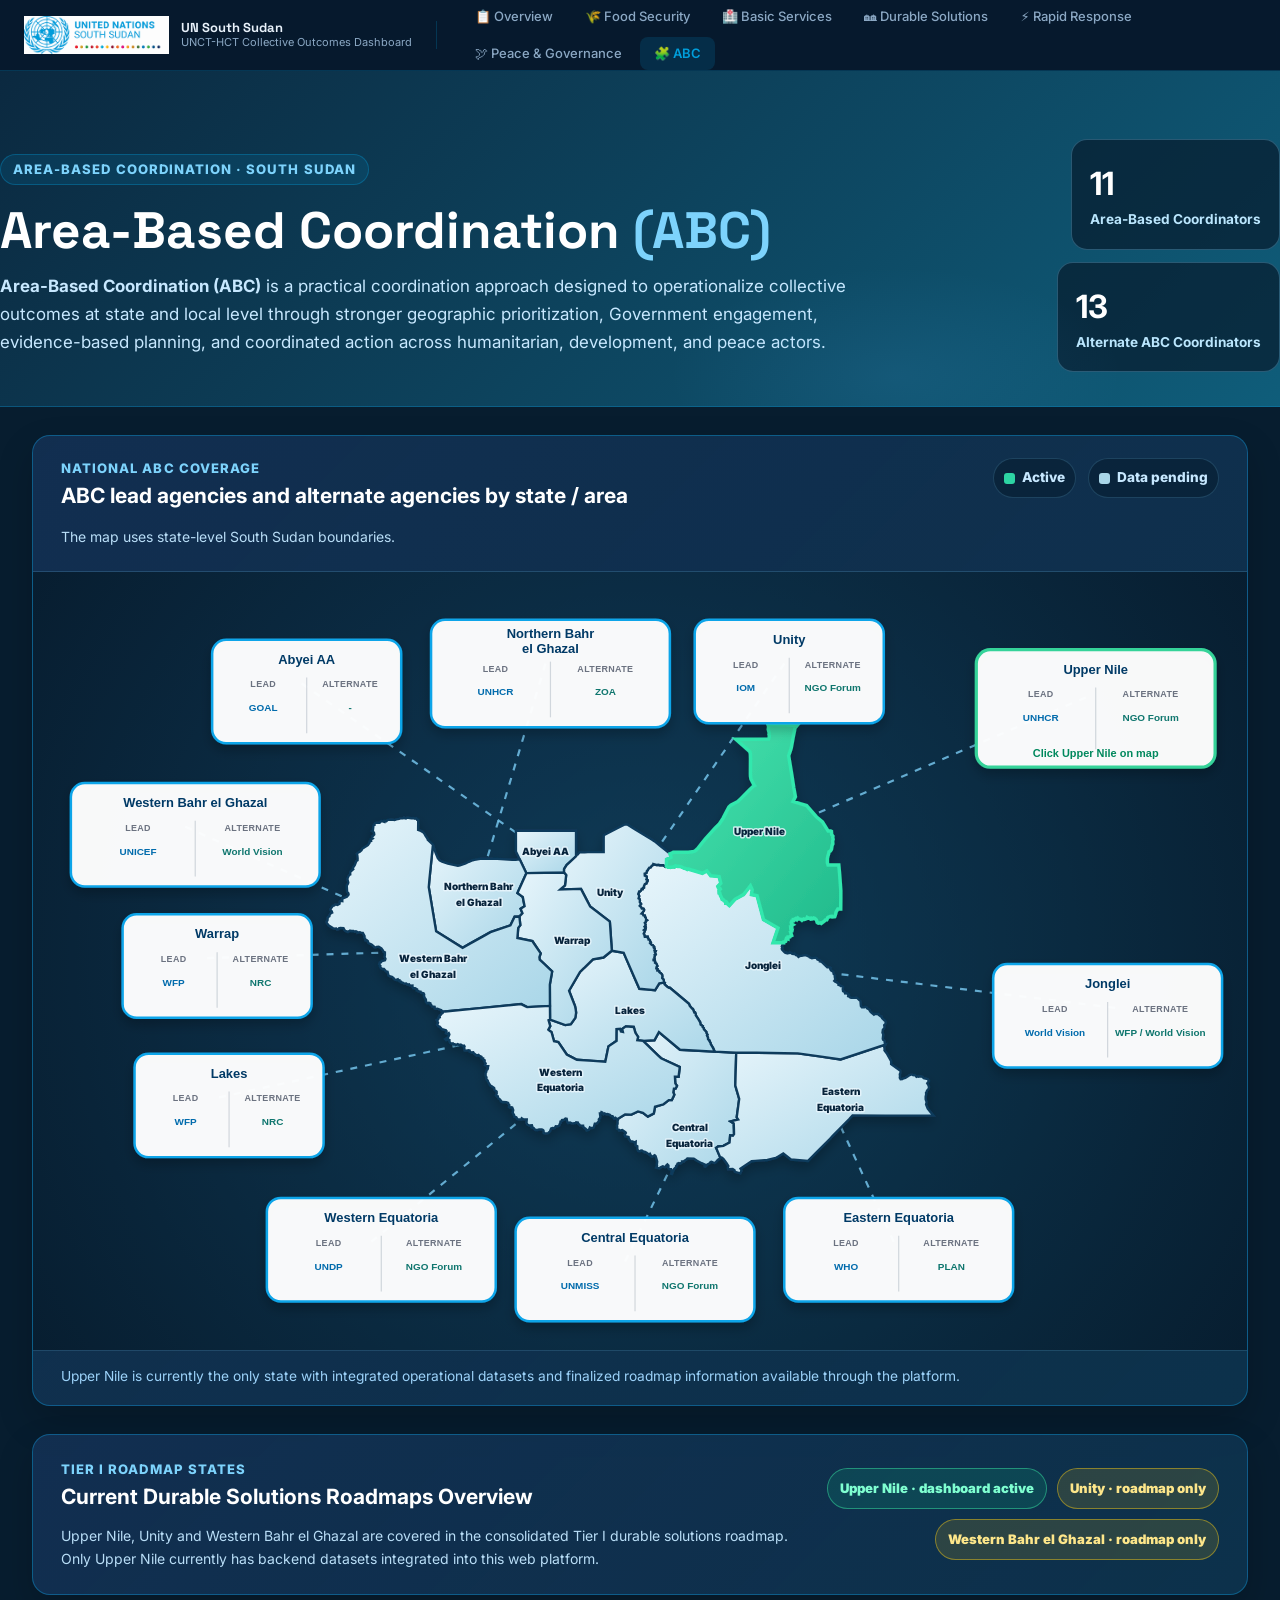
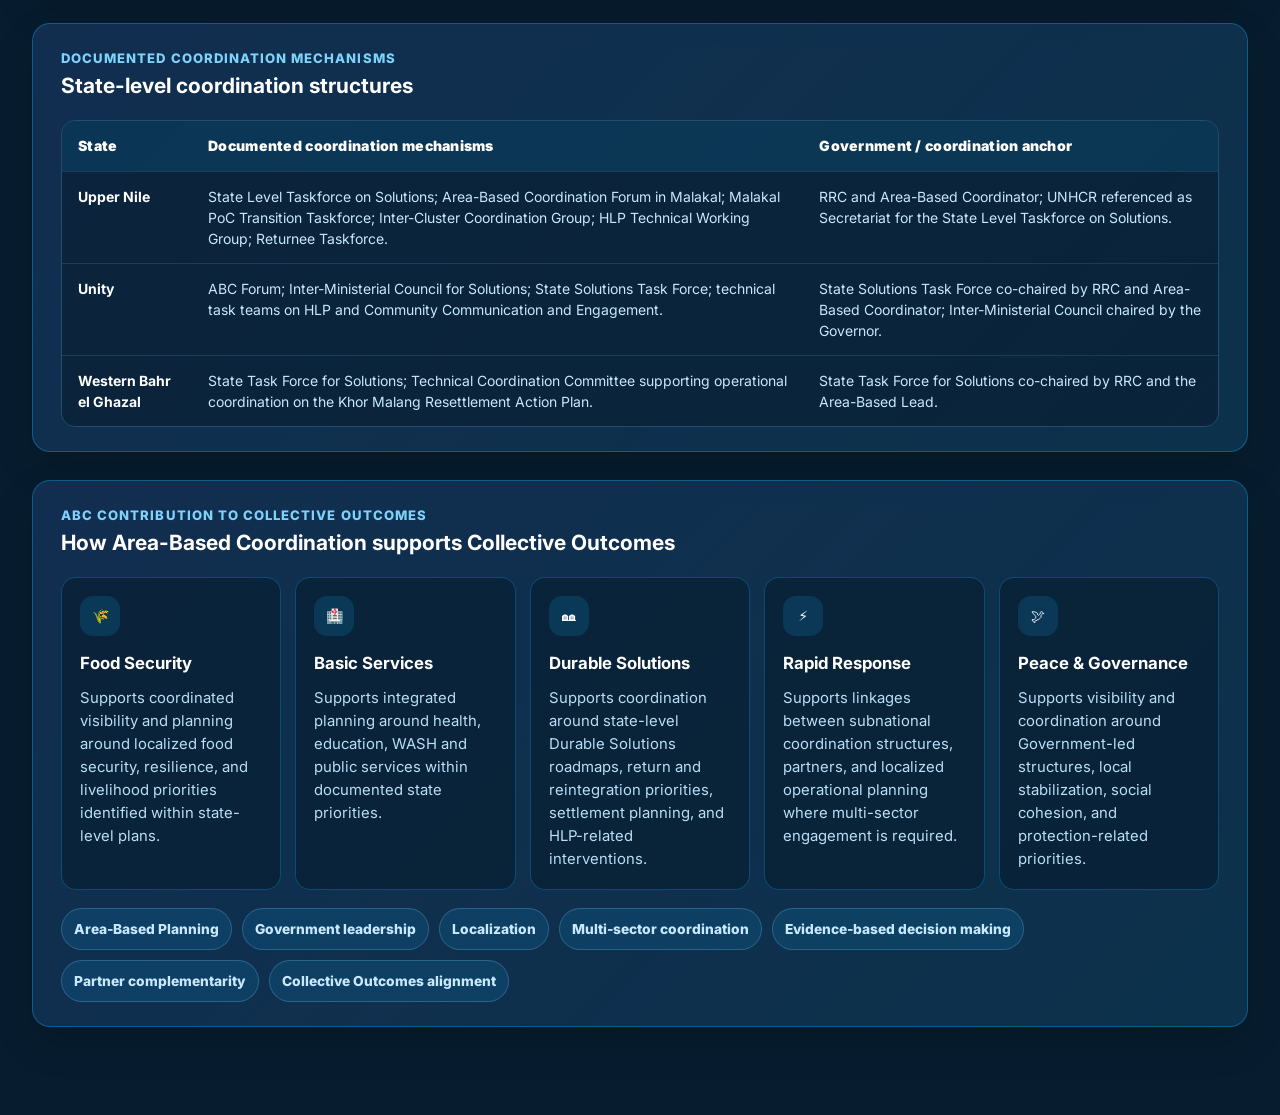
<file: abc.html>
<!DOCTYPE html>
<html lang="en">
<head>
  <meta charset="UTF-8" />
  <meta name="viewport" content="width=device-width, initial-scale=1.0" />
  <title>Area-Based Coordination (ABC) | UNCT-HCT Collective Outcomes Dashboard</title>
  <link rel="stylesheet" href="css/style.css" />
  <link rel="stylesheet" href="css/abc-overview.css" />
</head>
<body class="abc-page">
  <nav class="navbar">
    <a class="navbar-brand" href="index.html">
      <img src="assets/logo.png" alt="UN South Sudan Logo" />
      <div class="brand-text"><span class="brand-title">UN South Sudan</span><span class="brand-sub">UNCT-HCT Collective Outcomes Dashboard</span></div>
    </a>
    <div class="navbar-divider"></div>    <div class="nav-links">
      <a class="nav-link" href="index.html">📋 Overview</a>
      <a class="nav-link" href="food-security.html">🌾 Food Security</a>
      <a class="nav-link" href="basic-services.html">🏥 Basic Services</a>
      <a class="nav-link" href="durable-solutions.html">🏘 Durable Solutions</a>
      <a class="nav-link" href="rapid-response.html">⚡ Rapid Response</a>
      <a class="nav-link" href="peace-governance.html">🕊 Peace & Governance</a>
      <a class="nav-link active" href="abc.html">🧩 ABC</a>
    </div>
  </nav>
  <header class="page-header abc-hero">
    <div class="container abc-hero-inner">
      <div class="abc-hero-copy">
        <div class="page-tag">Area-Based Coordination · South Sudan</div>
        <h1 class="page-title">Area-Based Coordination <span>(ABC)</span></h1>
        <p class="page-subtitle abc-hero-subtitle"><strong>Area-Based Coordination (ABC)</strong> is a practical coordination approach designed to operationalize collective outcomes at state and local level through stronger geographic prioritization, Government engagement, evidence-based planning, and coordinated action across humanitarian, development, and peace actors.</p>
      </div>
      <div class="abc-hero-summary" aria-label="ABC key figures">
        <div class="abc-summary-metric"><strong>11</strong><span>Area-Based Coordinators</span></div>
        <div class="abc-summary-metric"><strong>13</strong><span>Alternate ABC Coordinators</span></div>
      </div>
    </div>
  </header>
  <main class="main abc-main">
    <div class="container">
      <section class="abc-section">
        <div class="abc-map-card">
          <div class="abc-map-header">
            <div>
              <div class="abc-section-kicker">National ABC Coverage</div>
              <h2>ABC lead agencies and alternate agencies by state / area</h2>
              <p>The map uses state-level South Sudan boundaries.</p>
            </div>
            <div class="abc-map-legend"><span><i class="active"></i> Active</span><span><i class="pending"></i> Data pending</span></div>
          </div>
          <div class="abc-real-map-wrap">
            <svg class="abc-coverage-svg" viewBox="0 0 1200 760" role="img" aria-label="ABC coverage map of South Sudan showing lead agencies">
<defs>
<filter id="abcCardShadow" x="-20%" y="-20%" width="140%" height="140%"><feDropShadow dx="0" dy="6" stdDeviation="6" flood-color="#000" flood-opacity="0.24"/></filter>
<linearGradient id="abcStateFill" x1="0" y1="0" x2="1" y2="1"><stop offset="0" stop-color="#e7f5fb"/><stop offset="1" stop-color="#a9d6e8"/></linearGradient>
<linearGradient id="abcUpperFill" x1="0" y1="0" x2="1" y2="1"><stop offset="0" stop-color="#48e6b0"/><stop offset="1" stop-color="#20b98b"/></linearGradient>
</defs>
<g class="abc-connector-lines">
<path d="M 260.0 98.0 L 506.1 269.3"/>
<path d="M 505.0 78.0 L 435.0 311.7"/>
<path d="M 745.0 78.0 L 576.6 323.5"/>
<path d="M 1048.0 112.0 L 731.8 248.3"/>
<path d="M 143.0 242.0 L 340.4 329.7"/>
<path d="M 165.0 374.0 L 533.5 362.5"/>
<path d="M 177.0 514.0 L 593.1 423.5"/>
<path d="M 330.0 659.0 L 543.4 485.1"/>
<path d="M 585.0 679.0 L 662.8 518.8"/>
<path d="M 855.0 659.0 L 794.9 528.6"/>
<path d="M 1077.5 424.0 L 698.4 377.5"/>
</g>
<g class="abc-real-states" filter="url(#abcCardShadow)">
<path class="abc-state-real" data-state="Abyei AA" d="M 526.2 280.5 L 523.7 284.6 L 523.7 288.1 L 485.8 288.6 L 475.3 266.8 L 475.3 246.0 L 535.7 246.0 L 535.7 271.7 L 526.2 280.5 Z"><title>Abyei AA — Lead: GOAL, Alt: ABC Alternate (data pending)</title></path>
<path class="abc-state-real" data-state="Central Equatoria" d="M 642.2 579.3 L 640.6 580.5 L 639.1 579.9 L 637.7 580.6 L 637.4 581.7 L 636.3 582.8 L 636.4 583.8 L 634.3 585.8 L 632.1 591.0 L 631.3 590.7 L 632.0 587.9 L 631.3 586.2 L 629.4 586.1 L 628.6 585.3 L 628.6 582.5 L 627.5 581.3 L 626.4 582.4 L 626.5 583.6 L 625.2 584.1 L 622.9 583.2 L 620.4 584.5 L 619.8 585.1 L 617.8 584.9 L 616.3 584.4 L 617.2 582.9 L 616.9 582.0 L 617.3 578.5 L 616.3 574.9 L 615.7 573.1 L 614.7 572.1 L 612.5 573.4 L 611.5 573.4 L 610.1 570.9 L 609.5 571.7 L 606.7 569.5 L 605.0 568.6 L 604.3 569.0 L 601.9 567.4 L 600.6 567.5 L 599.8 568.1 L 598.1 567.8 L 597.3 565.7 L 597.3 563.1 L 595.6 562.2 L 595.7 558.6 L 594.6 559.2 L 592.3 558.3 L 590.4 557.9 L 588.8 555.4 L 588.5 553.8 L 585.1 553.0 L 584.6 551.6 L 585.8 549.7 L 585.5 549.2 L 582.2 546.8 L 579.2 547.4 L 578.5 546.1 L 576.9 545.5 L 577.1 543.8 L 576.9 542.1 L 577.5 540.4 L 577.5 537.6 L 578.0 536.3 L 577.5 535.6 L 585.0 531.2 L 591.4 531.3 L 598.0 528.1 L 602.9 529.4 L 607.9 533.3 L 611.7 531.3 L 613.9 530.1 L 615.1 523.4 L 623.7 520.9 L 628.9 516.7 L 632.0 516.7 L 634.5 511.3 L 633.5 508.8 L 634.1 505.2 L 635.8 505.2 L 637.2 502.4 L 635.5 499.9 L 635.1 493.2 L 638.8 493.2 L 640.0 483.4 L 621.2 474.6 L 618.1 471.7 L 603.1 457.2 L 614.5 456.6 L 619.0 448.4 L 640.2 466.1 L 675.1 468.0 L 696.7 469.1 L 696.0 494.1 L 695.8 502.1 L 699.7 515.5 L 697.2 533.9 L 697.9 535.2 L 698.6 536.2 L 691.1 538.1 L 694.2 540.1 L 694.4 545.7 L 694.5 550.8 L 693.3 552.5 L 690.6 552.2 L 690.0 559.4 L 683.8 562.7 L 678.5 563.3 L 676.5 564.8 L 676.7 565.2 L 680.5 574.0 L 680.5 575.2 L 678.2 576.9 L 675.9 579.4 L 674.7 579.9 L 671.8 578.7 L 670.9 578.9 L 670.0 580.3 L 667.7 581.3 L 665.8 583.5 L 665.1 583.3 L 665.4 581.7 L 662.0 580.1 L 657.3 577.7 L 654.1 575.5 L 647.6 575.4 L 646.6 576.5 L 644.5 577.7 L 644.1 578.4 L 642.2 578.4 L 642.2 579.3 Z"><title>Central Equatoria — Lead: UNMISS, Alt: NGO Forum (data pending)</title></path>
<path class="abc-state-real" data-state="Eastern Equatoria" d="M 751.7 576.4 L 744.0 570.4 L 737.4 574.4 L 736.4 574.7 L 728.0 576.9 L 715.9 577.8 L 712.2 578.1 L 701.0 585.6 L 702.1 587.5 L 700.8 590.3 L 695.4 588.8 L 695.0 587.3 L 693.1 586.0 L 688.6 586.2 L 688.3 584.1 L 688.8 583.1 L 687.0 580.1 L 683.8 575.8 L 681.9 574.3 L 680.5 574.0 L 676.7 565.2 L 676.5 564.8 L 678.5 563.3 L 683.8 562.7 L 690.0 559.4 L 690.6 552.2 L 693.3 552.5 L 694.5 550.8 L 694.4 545.7 L 694.2 540.1 L 691.1 538.1 L 698.6 536.2 L 697.9 535.2 L 697.2 533.9 L 699.7 515.5 L 695.8 502.1 L 696.0 494.1 L 696.7 469.1 L 717.6 469.1 L 758.6 469.7 L 780.4 472.8 L 801.6 475.8 L 846.4 461.0 L 845.7 462.1 L 845.5 464.1 L 845.9 464.8 L 845.7 466.7 L 847.9 469.6 L 852.4 477.5 L 852.4 480.6 L 861.7 487.1 L 861.8 489.2 L 861.1 490.7 L 861.3 492.7 L 861.1 494.3 L 861.9 495.7 L 863.6 495.5 L 864.2 495.0 L 866.7 494.3 L 869.9 492.4 L 870.4 491.8 L 872.3 491.1 L 873.8 491.1 L 874.7 491.7 L 876.2 491.4 L 877.9 493.3 L 879.5 492.7 L 880.0 493.1 L 881.8 492.8 L 884.0 493.4 L 885.2 494.7 L 887.9 495.2 L 889.3 495.7 L 890.5 497.5 L 888.7 499.9 L 889.7 501.4 L 890.5 503.6 L 890.1 505.3 L 888.4 507.2 L 888.2 508.6 L 887.5 509.2 L 887.6 511.0 L 887.1 513.2 L 887.1 515.8 L 888.1 518.6 L 887.5 521.0 L 889.2 525.2 L 895.0 532.3 L 878.3 532.3 L 864.7 532.3 L 846.3 532.3 L 813.6 532.1 L 810.1 535.9 L 793.7 552.7 L 791.0 555.5 L 776.6 570.0 L 773.2 573.4 L 768.9 577.8 L 751.7 576.4 Z"><title>Eastern Equatoria — Lead: WHO, Alt: PLAN (data pending)</title></path>
<path class="abc-state-real" data-state="Jonglei" d="M 696.7 469.1 L 675.1 468.0 L 673.5 464.5 L 671.1 460.5 L 670.9 459.2 L 669.7 457.3 L 669.8 456.8 L 668.4 455.5 L 668.3 453.8 L 667.3 451.8 L 667.8 451.0 L 666.7 449.1 L 666.7 448.2 L 664.2 445.5 L 664.2 444.5 L 663.0 443.3 L 663.2 442.5 L 660.9 440.7 L 660.5 438.5 L 658.6 435.4 L 656.0 431.3 L 656.1 430.3 L 655.4 428.7 L 654.6 428.7 L 653.2 425.1 L 652.5 424.8 L 650.0 421.9 L 649.2 419.9 L 630.0 403.8 L 629.1 403.8 L 627.4 402.7 L 624.7 400.4 L 625.0 399.0 L 624.2 398.6 L 623.7 395.6 L 623.3 395.0 L 622.3 394.1 L 622.5 392.3 L 622.2 390.5 L 620.9 389.1 L 619.4 388.1 L 619.2 386.9 L 617.4 386.5 L 617.6 384.9 L 616.4 384.4 L 616.6 382.9 L 617.5 381.9 L 616.4 379.4 L 615.1 378.7 L 615.2 377.3 L 614.7 376.5 L 613.6 376.2 L 613.6 375.3 L 614.7 374.9 L 614.4 373.3 L 615.0 371.6 L 614.7 370.8 L 615.8 370.2 L 615.0 368.2 L 615.8 366.9 L 614.5 366.3 L 614.8 364.6 L 613.8 363.5 L 614.3 362.8 L 613.0 361.1 L 611.8 360.8 L 610.2 359.0 L 610.9 358.5 L 609.6 355.8 L 608.4 355.3 L 608.5 354.2 L 607.8 353.7 L 607.7 352.4 L 604.8 352.5 L 604.2 350.0 L 603.7 349.5 L 605.2 346.0 L 604.1 345.6 L 605.6 344.3 L 604.7 342.6 L 605.7 342.4 L 605.3 341.0 L 605.6 340.2 L 604.8 338.5 L 605.9 337.5 L 605.9 336.6 L 607.0 335.8 L 606.1 335.1 L 605.7 333.2 L 605.1 332.7 L 604.9 331.2 L 603.4 331.0 L 602.7 329.5 L 601.6 329.2 L 602.7 327.9 L 604.0 326.2 L 604.1 325.1 L 603.5 324.2 L 601.8 324.2 L 601.1 322.8 L 599.7 321.5 L 601.1 319.6 L 599.8 317.8 L 599.9 315.9 L 599.4 314.4 L 598.6 314.0 L 599.2 311.6 L 598.8 310.5 L 598.2 309.6 L 599.2 307.0 L 600.2 306.9 L 601.2 305.7 L 601.6 304.5 L 602.8 304.5 L 603.0 303.3 L 604.0 303.1 L 604.0 301.5 L 604.8 299.6 L 606.5 299.0 L 606.6 297.8 L 607.5 297.0 L 607.7 295.7 L 606.4 295.0 L 606.8 294.0 L 606.7 291.9 L 604.8 291.1 L 604.7 289.1 L 606.4 288.6 L 607.0 286.2 L 607.9 285.6 L 608.2 284.6 L 609.4 283.0 L 610.7 282.8 L 611.8 281.2 L 613.3 280.4 L 613.4 279.5 L 616.5 280.4 L 618.6 280.2 L 619.8 280.6 L 623.6 280.7 L 625.5 282.3 L 626.5 281.7 L 628.1 282.7 L 629.7 282.5 L 630.7 282.9 L 633.6 282.3 L 634.6 282.5 L 635.7 281.2 L 637.7 281.8 L 638.9 281.7 L 641.1 282.1 L 644.0 283.5 L 645.6 283.9 L 647.5 284.9 L 648.3 284.4 L 662.7 288.7 L 667.2 286.3 L 671.1 291.2 L 679.5 292.1 L 681.2 298.8 L 678.2 302.0 L 678.8 303.4 L 680.3 303.9 L 680.7 304.6 L 679.4 306.0 L 679.5 308.6 L 680.2 308.8 L 680.9 311.3 L 681.8 312.8 L 682.6 315.0 L 683.6 315.2 L 684.4 316.4 L 686.2 317.1 L 686.2 318.6 L 687.4 318.5 L 688.3 319.9 L 689.8 321.2 L 695.5 314.9 L 704.1 310.1 L 711.0 301.3 L 712.8 305.2 L 712.0 310.1 L 717.7 311.4 L 724.1 335.4 L 738.7 343.7 L 733.7 358.6 L 744.4 358.6 L 744.5 359.6 L 743.3 360.2 L 742.5 362.4 L 743.3 363.5 L 742.5 364.5 L 742.8 365.5 L 744.9 367.8 L 746.1 368.8 L 747.3 368.3 L 748.0 369.2 L 750.3 368.7 L 750.7 368.2 L 753.0 369.7 L 754.3 369.9 L 755.2 369.4 L 756.8 371.0 L 758.0 371.3 L 759.3 372.8 L 760.5 371.9 L 763.7 371.5 L 764.6 371.0 L 767.5 371.1 L 768.1 371.9 L 769.6 372.2 L 770.4 373.2 L 772.8 374.1 L 774.7 373.8 L 777.4 373.8 L 778.3 375.3 L 780.8 376.2 L 780.7 377.3 L 782.6 377.7 L 788.2 383.3 L 790.4 383.1 L 791.7 383.8 L 791.2 385.0 L 791.9 386.4 L 793.4 387.2 L 794.4 388.1 L 794.6 390.0 L 796.0 391.3 L 795.7 392.7 L 796.3 395.5 L 795.2 396.8 L 796.2 397.8 L 797.8 398.4 L 799.4 399.9 L 799.5 400.9 L 800.6 401.0 L 801.6 402.0 L 802.4 402.0 L 804.0 402.9 L 803.8 405.3 L 804.1 407.3 L 805.3 407.8 L 806.2 409.5 L 807.0 409.1 L 808.3 409.5 L 809.0 410.7 L 809.8 410.8 L 809.3 412.3 L 810.4 412.7 L 811.5 413.7 L 812.8 414.0 L 818.0 413.8 L 821.6 417.3 L 822.0 422.1 L 823.0 423.4 L 825.5 423.5 L 826.5 423.0 L 827.8 423.5 L 828.3 424.4 L 830.9 425.9 L 830.7 426.5 L 831.8 428.2 L 835.1 430.9 L 836.0 430.1 L 837.7 430.3 L 839.5 430.0 L 839.8 431.0 L 842.1 432.6 L 842.7 432.5 L 843.3 434.2 L 846.0 436.9 L 846.5 437.1 L 847.0 438.7 L 846.5 440.2 L 845.4 441.3 L 845.8 443.3 L 845.4 444.5 L 844.1 446.1 L 843.7 448.8 L 844.5 450.7 L 844.0 455.1 L 844.5 456.2 L 845.8 457.1 L 846.1 460.1 L 846.4 461.0 L 801.6 475.8 L 780.4 472.8 L 758.6 469.7 L 717.6 469.1 L 696.7 469.1 Z"><title>Jonglei — Lead: World Vision, Alt: WFP / World Vision (data pending)</title></path>
<path class="abc-state-real" data-state="Lakes" d="M 614.5 456.6 L 603.1 457.2 L 597.3 456.6 L 598.1 453.2 L 595.4 449.1 L 593.7 443.2 L 585.7 442.6 L 582.1 445.2 L 582.8 448.2 L 580.8 447.7 L 580.0 445.2 L 576.6 445.4 L 576.5 457.1 L 568.3 462.7 L 565.5 476.4 L 565.1 478.2 L 553.0 477.3 L 536.5 476.1 L 530.4 473.0 L 526.4 470.9 L 517.9 458.3 L 513.6 457.5 L 511.1 448.4 L 509.5 447.2 L 507.9 446.0 L 509.8 442.4 L 508.1 436.3 L 509.6 435.7 L 524.9 441.3 L 530.5 440.4 L 535.0 434.0 L 535.8 428.9 L 535.4 425.7 L 534.7 422.1 L 528.7 406.8 L 539.7 387.9 L 543.6 384.1 L 544.5 383.3 L 552.7 375.3 L 563.3 373.4 L 571.7 366.6 L 583.6 368.6 L 585.9 374.0 L 594.8 394.4 L 598.9 403.8 L 599.4 404.8 L 606.5 405.4 L 615.1 406.3 L 619.4 399.3 L 624.2 398.6 L 625.0 399.0 L 624.7 400.4 L 627.4 402.7 L 629.1 403.8 L 630.0 403.8 L 649.2 419.9 L 650.0 421.9 L 652.5 424.8 L 653.2 425.1 L 654.6 428.7 L 655.4 428.7 L 656.1 430.3 L 656.0 431.3 L 658.6 435.4 L 660.5 438.5 L 660.9 440.7 L 663.2 442.5 L 663.0 443.3 L 664.2 444.5 L 664.2 445.5 L 666.7 448.2 L 666.7 449.1 L 667.8 451.0 L 667.3 451.8 L 668.3 453.8 L 668.4 455.5 L 669.8 456.8 L 669.7 457.3 L 670.9 459.2 L 671.1 460.5 L 673.5 464.5 L 675.1 468.0 L 640.2 466.1 L 619.0 448.4 L 614.5 456.6 Z"><title>Lakes — Lead: WFP, Alt: NRC (data pending)</title></path>
<path class="abc-state-real" data-state="Northern Bahr el Ghazal" d="M 482.2 312.6 L 484.0 321.8 L 480.0 324.3 L 481.9 328.9 L 478.8 332.2 L 474.0 332.4 L 469.8 341.0 L 449.7 347.9 L 444.9 350.6 L 428.6 359.7 L 421.7 363.6 L 395.1 347.0 L 391.7 326.8 L 387.7 302.7 L 388.3 295.5 L 391.9 260.0 L 394.4 267.7 L 396.8 273.4 L 398.6 275.6 L 401.1 277.1 L 406.9 278.9 L 411.4 280.0 L 417.0 281.1 L 419.1 280.7 L 424.7 278.9 L 428.0 277.2 L 431.9 275.6 L 433.5 275.2 L 439.4 274.1 L 444.0 274.0 L 449.2 274.1 L 456.4 274.2 L 471.5 275.1 L 475.1 275.1 L 479.2 274.8 L 485.8 288.6 L 480.9 299.6 L 476.8 308.6 L 479.7 310.7 L 482.2 312.6 Z"><title>Northern Bahr el Ghazal — Lead: UNHCR, Alt: ZOA (data pending)</title></path>
<path class="abc-state-real" data-state="Unity" d="M 614.3 362.8 L 613.8 363.5 L 614.8 364.6 L 614.5 366.3 L 615.8 366.9 L 615.0 368.2 L 615.8 370.2 L 614.7 370.8 L 615.0 371.6 L 614.4 373.3 L 614.7 374.9 L 613.6 375.3 L 613.6 376.2 L 614.7 376.5 L 615.2 377.3 L 615.1 378.7 L 616.4 379.4 L 617.5 381.9 L 616.6 382.9 L 616.4 384.4 L 617.6 384.9 L 617.4 386.5 L 619.2 386.9 L 619.4 388.1 L 620.9 389.1 L 622.2 390.5 L 622.5 392.3 L 622.3 394.1 L 623.3 395.0 L 623.7 395.6 L 624.2 398.6 L 619.4 399.3 L 615.1 406.3 L 606.5 405.4 L 599.4 404.8 L 598.9 403.8 L 594.8 394.4 L 585.9 374.0 L 583.6 368.6 L 571.7 366.6 L 570.6 350.3 L 570.1 343.2 L 569.7 337.2 L 549.9 322.1 L 544.2 311.2 L 540.7 304.4 L 519.9 304.9 L 524.6 300.9 L 525.8 290.5 L 523.7 288.1 L 523.7 284.6 L 526.2 280.5 L 535.7 271.7 L 536.5 270.3 L 537.6 269.7 L 538.3 268.6 L 539.7 267.5 L 544.5 267.7 L 547.6 267.5 L 563.5 267.5 L 563.5 254.4 L 563.6 250.4 L 576.2 244.0 L 584.2 239.8 L 587.2 239.7 L 595.2 244.7 L 611.4 254.6 L 614.8 256.7 L 620.2 261.2 L 630.0 268.9 L 630.1 269.2 L 631.1 272.6 L 626.7 274.7 L 626.5 281.7 L 625.5 282.3 L 623.6 280.7 L 619.8 280.6 L 618.6 280.2 L 616.5 280.4 L 613.4 279.5 L 613.3 280.4 L 611.8 281.2 L 610.7 282.8 L 609.4 283.0 L 608.2 284.6 L 607.9 285.6 L 607.0 286.2 L 606.4 288.6 L 604.7 289.1 L 604.8 291.1 L 606.7 291.9 L 606.8 294.0 L 606.4 295.0 L 607.7 295.7 L 607.5 297.0 L 606.6 297.8 L 606.5 299.0 L 604.8 299.6 L 604.0 301.5 L 604.0 303.1 L 603.0 303.3 L 602.8 304.5 L 601.6 304.5 L 601.2 305.7 L 600.2 306.9 L 599.2 307.0 L 598.2 309.6 L 598.8 310.5 L 599.2 311.6 L 598.6 314.0 L 599.4 314.4 L 599.9 315.9 L 599.8 317.8 L 601.1 319.6 L 599.7 321.5 L 601.1 322.8 L 601.8 324.2 L 603.5 324.2 L 604.1 325.1 L 604.0 326.2 L 602.7 327.9 L 601.6 329.2 L 602.7 329.5 L 603.4 331.0 L 604.9 331.2 L 605.1 332.7 L 605.7 333.2 L 606.1 335.1 L 607.0 335.8 L 605.9 336.6 L 605.9 337.5 L 604.8 338.5 L 605.6 340.2 L 605.3 341.0 L 605.7 342.4 L 604.7 342.6 L 605.6 344.3 L 604.1 345.6 L 605.2 346.0 L 603.7 349.5 L 604.2 350.0 L 604.8 352.5 L 607.7 352.4 L 607.8 353.7 L 608.5 354.2 L 608.4 355.3 L 609.6 355.8 L 610.9 358.5 L 610.2 359.0 L 611.8 360.8 L 613.0 361.1 L 614.3 362.8 Z"><title>Unity — Lead: IOM, Alt: NGO Forum (data pending)</title></path>
<a href="upper-nile.html" aria-label="Open Upper Nile Dashboard"><path class="abc-state-real abc-state-upper" data-state="Upper Nile" d="M 679.5 308.6 L 679.4 306.0 L 680.7 304.6 L 680.3 303.9 L 678.8 303.4 L 678.2 302.0 L 681.2 298.8 L 679.5 292.1 L 671.1 291.2 L 667.2 286.3 L 662.7 288.7 L 648.3 284.4 L 647.5 284.9 L 645.6 283.9 L 644.0 283.5 L 641.1 282.1 L 638.9 281.7 L 637.7 281.8 L 635.7 281.2 L 634.6 282.5 L 633.6 282.3 L 630.7 282.9 L 629.7 282.5 L 628.1 282.7 L 626.5 281.7 L 626.7 274.7 L 631.1 272.6 L 630.1 269.2 L 631.9 268.6 L 633.5 267.6 L 648.4 267.5 L 652.5 267.2 L 655.3 266.4 L 658.0 263.9 L 661.1 259.8 L 665.5 254.4 L 675.4 243.3 L 679.9 238.9 L 683.4 233.5 L 689.3 222.2 L 691.3 220.3 L 698.4 216.5 L 699.8 215.2 L 710.2 204.7 L 713.5 201.6 L 715.1 200.7 L 713.9 198.7 L 711.5 193.9 L 711.1 191.6 L 711.0 188.7 L 711.1 173.3 L 711.0 169.3 L 710.6 166.9 L 709.4 165.5 L 696.3 154.1 L 715.3 154.0 L 729.3 153.9 L 729.8 152.5 L 730.0 150.6 L 729.6 149.0 L 729.9 147.8 L 728.9 144.1 L 729.3 141.3 L 728.5 139.0 L 743.7 139.5 L 757.8 140.3 L 755.7 142.7 L 755.4 144.9 L 754.0 151.6 L 752.0 162.6 L 751.4 164.7 L 749.4 170.6 L 750.1 175.0 L 752.6 190.1 L 754.6 203.1 L 756.2 211.8 L 753.8 216.6 L 761.0 218.8 L 767.4 220.6 L 777.2 231.9 L 783.4 237.1 L 789.1 246.3 L 791.6 246.3 L 792.4 246.7 L 792.6 249.8 L 793.9 251.4 L 793.7 252.5 L 794.1 254.7 L 793.6 256.2 L 793.8 259.2 L 793.0 260.8 L 792.4 264.6 L 791.3 266.3 L 789.9 267.2 L 789.5 269.5 L 788.9 271.2 L 788.3 274.1 L 788.3 278.1 L 789.0 280.5 L 799.8 280.5 L 800.6 289.3 L 801.1 296.1 L 801.8 306.0 L 801.8 314.0 L 801.7 324.7 L 798.8 324.7 L 797.1 327.5 L 796.4 330.5 L 795.7 332.3 L 793.3 332.6 L 792.9 332.0 L 791.2 332.2 L 788.8 333.1 L 787.7 335.4 L 786.4 335.5 L 785.6 336.5 L 782.2 339.1 L 781.2 338.5 L 779.3 338.8 L 778.1 338.0 L 777.3 335.7 L 775.6 334.0 L 774.5 333.6 L 773.5 334.5 L 771.9 334.7 L 771.6 333.7 L 769.3 333.8 L 768.1 333.1 L 767.7 334.1 L 765.6 335.0 L 764.5 334.6 L 762.8 335.9 L 761.5 334.8 L 759.8 334.8 L 758.7 333.8 L 757.7 335.2 L 756.6 334.1 L 755.2 334.8 L 754.9 335.7 L 753.9 335.5 L 753.7 336.7 L 752.5 336.8 L 752.0 338.3 L 752.4 339.8 L 753.6 340.5 L 752.4 341.2 L 752.5 342.8 L 751.4 342.8 L 751.6 345.2 L 752.9 345.6 L 752.6 347.0 L 751.3 347.8 L 752.4 351.2 L 751.4 351.6 L 750.8 352.5 L 748.8 352.6 L 748.7 354.7 L 747.1 354.3 L 746.3 357.1 L 744.5 357.6 L 744.4 358.6 L 733.7 358.6 L 738.7 343.7 L 724.1 335.4 L 717.7 311.4 L 712.0 310.1 L 712.8 305.2 L 711.0 301.3 L 704.1 310.1 L 695.5 314.9 L 689.8 321.2 L 688.3 319.9 L 687.4 318.5 L 686.2 318.6 L 686.2 317.1 L 684.4 316.4 L 683.6 315.2 L 682.6 315.0 L 681.8 312.8 L 680.9 311.3 L 680.2 308.8 L 679.5 308.6 Z"><title>Upper Nile — Lead: UNHCR, Alt: NGO Forum</title></path></a>
<path class="abc-state-real" data-state="Warrap" d="M 528.7 406.8 L 534.7 422.1 L 535.4 425.7 L 535.8 428.9 L 535.0 434.0 L 530.5 440.4 L 524.9 441.3 L 509.6 435.7 L 509.6 434.6 L 509.5 422.0 L 509.4 400.6 L 511.7 387.3 L 503.3 379.4 L 499.2 375.6 L 498.9 373.1 L 500.2 369.3 L 492.8 358.3 L 491.9 356.8 L 476.8 353.7 L 477.6 343.6 L 479.7 340.9 L 478.8 332.2 L 481.9 328.9 L 480.0 324.3 L 484.0 321.8 L 482.2 312.6 L 479.7 310.7 L 476.8 308.6 L 480.9 299.6 L 485.8 288.6 L 523.7 288.1 L 525.8 290.5 L 524.6 300.9 L 519.9 304.9 L 540.7 304.4 L 544.2 311.2 L 549.9 322.1 L 569.7 337.2 L 570.1 343.2 L 570.6 350.3 L 571.7 366.6 L 563.3 373.4 L 552.7 375.3 L 544.5 383.3 L 543.6 384.1 L 539.7 387.9 L 528.7 406.8 Z"><title>Warrap — Lead: WFP, Alt: NRC (data pending)</title></path>
<path class="abc-state-real" data-state="Western Bahr el Ghazal" d="M 480.5 420.2 L 436.6 424.5 L 404.2 427.6 L 402.1 427.8 L 400.5 427.1 L 400.3 426.3 L 396.3 424.8 L 394.4 425.0 L 393.7 424.5 L 393.6 423.0 L 391.0 422.6 L 390.2 421.2 L 389.6 421.0 L 389.4 419.4 L 387.9 418.9 L 386.1 419.3 L 385.0 418.0 L 384.8 415.6 L 383.5 413.8 L 382.9 412.0 L 383.1 410.5 L 382.5 409.3 L 379.9 408.7 L 379.5 407.6 L 377.4 407.5 L 377.2 406.7 L 375.7 406.4 L 375.9 405.4 L 374.0 404.3 L 372.2 404.1 L 371.3 402.9 L 371.3 401.6 L 370.3 401.8 L 368.3 401.2 L 367.9 400.3 L 366.2 400.7 L 365.0 399.5 L 363.0 399.6 L 361.9 398.8 L 359.9 398.2 L 359.7 397.5 L 358.5 397.3 L 358.3 396.3 L 357.2 396.4 L 356.6 395.3 L 355.0 395.9 L 353.8 395.7 L 352.6 394.8 L 352.3 393.9 L 350.4 392.6 L 349.3 392.6 L 347.2 391.4 L 346.3 387.7 L 344.9 387.4 L 342.7 384.8 L 341.3 384.9 L 339.2 383.6 L 338.6 382.4 L 339.1 381.8 L 337.8 380.0 L 338.5 378.4 L 339.3 378.4 L 340.5 377.0 L 343.7 376.1 L 344.2 374.7 L 343.3 372.9 L 343.6 371.0 L 343.6 368.2 L 342.3 367.8 L 341.7 366.4 L 340.1 364.1 L 337.4 362.5 L 335.4 362.7 L 334.5 363.2 L 333.2 363.2 L 332.4 362.2 L 330.2 360.3 L 326.9 358.8 L 326.5 357.0 L 325.4 356.1 L 324.1 356.1 L 323.8 354.1 L 322.9 353.2 L 323.2 352.0 L 321.4 348.7 L 319.5 348.4 L 318.4 347.9 L 316.0 348.5 L 315.7 347.6 L 314.5 347.1 L 313.3 347.5 L 312.0 346.7 L 309.6 346.8 L 308.6 346.4 L 306.5 347.6 L 303.9 346.7 L 303.0 345.8 L 302.0 343.8 L 298.8 343.6 L 297.5 344.0 L 297.0 345.0 L 295.6 345.3 L 294.7 344.2 L 292.7 344.3 L 291.3 343.8 L 287.2 341.2 L 285.2 338.7 L 285.0 337.3 L 285.9 336.2 L 286.2 332.8 L 287.8 331.9 L 287.9 330.6 L 289.3 328.8 L 290.6 328.2 L 290.1 326.9 L 288.8 325.6 L 288.7 324.9 L 291.3 321.4 L 292.8 321.0 L 293.8 320.0 L 295.9 320.5 L 298.0 319.4 L 298.1 317.1 L 299.1 316.3 L 300.8 316.6 L 300.7 314.3 L 305.4 312.3 L 307.1 310.2 L 306.9 308.7 L 305.6 307.2 L 305.3 301.1 L 306.6 298.7 L 306.8 297.9 L 305.9 294.4 L 306.7 292.2 L 307.8 290.3 L 308.8 289.9 L 308.7 288.0 L 309.1 287.0 L 311.8 284.6 L 311.4 283.9 L 311.8 282.6 L 313.3 280.6 L 314.9 276.4 L 316.1 275.6 L 316.2 273.6 L 315.8 270.0 L 315.3 269.2 L 317.2 267.5 L 318.0 267.5 L 320.1 265.7 L 320.8 264.1 L 326.5 260.5 L 328.1 258.2 L 328.1 256.9 L 329.8 256.2 L 329.5 254.6 L 331.4 253.7 L 330.7 253.0 L 330.7 251.5 L 331.4 251.4 L 332.9 249.9 L 332.7 248.1 L 331.7 246.7 L 330.5 246.1 L 331.6 245.1 L 332.1 240.7 L 333.3 240.0 L 333.2 239.1 L 334.0 238.2 L 335.3 237.8 L 338.3 237.9 L 340.0 236.1 L 343.1 237.1 L 343.2 236.0 L 345.1 236.3 L 346.4 235.0 L 350.7 234.7 L 353.4 235.3 L 355.0 234.6 L 357.9 234.1 L 358.9 233.6 L 361.7 233.6 L 362.8 232.6 L 363.4 233.4 L 364.7 233.7 L 365.7 232.9 L 367.3 232.9 L 370.1 233.4 L 372.2 233.2 L 373.9 233.9 L 375.2 233.4 L 376.0 235.0 L 377.1 234.9 L 377.0 245.1 L 379.8 246.1 L 382.0 247.4 L 383.2 248.6 L 384.5 251.2 L 386.5 254.0 L 386.6 254.9 L 391.9 260.0 L 388.3 295.5 L 387.7 302.7 L 391.7 326.8 L 395.1 347.0 L 421.7 363.6 L 428.6 359.7 L 444.9 350.6 L 449.7 347.9 L 469.8 341.0 L 474.0 332.4 L 478.8 332.2 L 479.7 340.9 L 477.6 343.6 L 476.8 353.7 L 491.9 356.8 L 492.8 358.3 L 500.2 369.3 L 498.9 373.1 L 499.2 375.6 L 503.3 379.4 L 511.7 387.3 L 509.4 400.6 L 509.5 422.0 L 486.5 423.2 L 485.6 422.7 L 480.5 420.2 Z"><title>Western Bahr el Ghazal — Lead: UNICEF, Alt: World Vision (data pending)</title></path>
<path class="abc-state-real" data-state="Western Equatoria" d="M 556.5 540.2 L 554.6 540.4 L 553.4 544.4 L 552.2 544.8 L 550.5 544.8 L 549.6 544.2 L 548.7 546.5 L 546.5 547.1 L 545.5 545.7 L 543.8 544.4 L 542.8 543.3 L 542.8 542.3 L 539.7 542.1 L 539.0 541.1 L 537.9 540.5 L 537.6 539.3 L 535.8 539.1 L 535.5 539.7 L 532.7 540.1 L 531.3 540.1 L 529.7 539.2 L 527.7 539.7 L 526.9 538.6 L 526.3 535.5 L 525.0 535.2 L 523.6 536.5 L 521.6 536.7 L 521.5 537.7 L 520.1 538.3 L 520.3 539.6 L 519.6 540.0 L 518.8 542.4 L 517.1 543.1 L 515.3 543.0 L 514.4 544.6 L 513.7 545.0 L 512.1 544.8 L 510.7 545.2 L 509.5 548.0 L 507.5 550.0 L 505.6 550.3 L 503.3 549.7 L 503.0 547.3 L 502.5 546.7 L 501.3 546.1 L 498.6 546.2 L 497.2 546.7 L 494.6 546.6 L 493.1 544.8 L 491.1 543.9 L 491.7 543.0 L 491.4 541.9 L 488.7 542.2 L 486.7 541.2 L 485.9 539.4 L 486.2 536.1 L 483.1 536.1 L 481.2 535.0 L 480.9 536.2 L 477.4 536.1 L 476.8 535.8 L 475.7 534.0 L 473.7 533.4 L 473.7 532.3 L 472.0 529.3 L 472.6 526.7 L 471.6 524.1 L 470.7 523.8 L 469.3 524.2 L 468.4 523.5 L 468.7 521.7 L 467.6 520.4 L 467.4 519.5 L 465.6 518.7 L 461.7 518.6 L 460.6 518.1 L 459.4 516.2 L 457.5 514.7 L 457.0 512.9 L 456.3 513.0 L 455.2 512.0 L 456.0 510.1 L 455.9 508.1 L 453.8 506.4 L 453.4 504.4 L 450.7 502.5 L 449.6 502.1 L 447.3 498.3 L 447.0 497.2 L 445.7 495.8 L 445.6 495.2 L 445.7 493.7 L 444.9 492.4 L 444.8 489.8 L 445.3 489.0 L 445.8 486.7 L 446.8 485.7 L 447.2 484.4 L 446.7 483.7 L 447.4 482.5 L 444.3 481.4 L 444.9 479.9 L 443.8 478.1 L 443.9 476.8 L 442.5 475.7 L 442.4 474.8 L 440.9 474.6 L 440.7 473.2 L 438.6 472.1 L 437.7 471.2 L 435.8 471.9 L 432.9 469.5 L 432.4 468.6 L 430.6 468.8 L 428.7 467.8 L 428.8 466.8 L 427.9 466.5 L 425.1 467.0 L 423.8 466.8 L 423.3 464.1 L 423.7 462.7 L 423.2 462.0 L 422.1 462.3 L 419.9 460.9 L 418.6 461.4 L 416.7 460.4 L 414.8 461.3 L 413.9 460.6 L 413.0 460.7 L 412.0 459.7 L 411.2 460.0 L 409.5 459.4 L 408.5 457.9 L 408.5 456.2 L 407.3 455.5 L 405.3 456.3 L 404.3 455.3 L 406.2 454.4 L 407.2 453.5 L 408.1 451.7 L 408.4 450.6 L 407.8 449.3 L 406.6 450.2 L 405.0 449.5 L 405.6 447.5 L 405.0 446.6 L 401.1 445.5 L 398.6 442.8 L 397.7 442.6 L 396.1 440.9 L 397.0 438.9 L 395.7 436.3 L 396.9 435.9 L 397.6 434.7 L 397.6 433.6 L 398.8 433.4 L 398.6 431.7 L 400.0 430.9 L 400.8 429.6 L 401.6 429.3 L 402.1 427.8 L 404.2 427.6 L 436.6 424.5 L 480.5 420.2 L 485.6 422.7 L 486.5 423.2 L 509.5 422.0 L 509.6 434.6 L 509.6 435.7 L 508.1 436.3 L 509.8 442.4 L 507.9 446.0 L 509.5 447.2 L 511.1 448.4 L 513.6 457.5 L 517.9 458.3 L 526.4 470.9 L 530.4 473.0 L 536.5 476.1 L 553.0 477.3 L 565.1 478.2 L 565.5 476.4 L 568.3 462.7 L 576.5 457.1 L 576.6 445.4 L 580.0 445.2 L 580.8 447.7 L 582.8 448.2 L 582.1 445.2 L 585.7 442.6 L 593.7 443.2 L 595.4 449.1 L 598.1 453.2 L 597.3 456.6 L 603.1 457.2 L 618.1 471.7 L 621.2 474.6 L 640.0 483.4 L 638.8 493.2 L 635.1 493.2 L 635.5 499.9 L 637.2 502.4 L 635.8 505.2 L 634.1 505.2 L 633.5 508.8 L 634.5 511.3 L 632.0 516.7 L 628.9 516.7 L 623.7 520.9 L 615.1 523.4 L 613.9 530.1 L 611.7 531.3 L 607.9 533.3 L 602.9 529.4 L 598.0 528.1 L 591.4 531.3 L 585.0 531.2 L 577.5 535.6 L 576.9 535.9 L 575.3 534.4 L 574.1 535.3 L 572.4 532.9 L 571.0 532.7 L 569.7 531.5 L 567.5 530.7 L 566.7 531.1 L 564.2 530.1 L 563.3 530.8 L 562.1 529.1 L 561.2 528.7 L 560.7 530.0 L 559.7 530.1 L 560.1 533.4 L 559.9 534.6 L 558.6 536.0 L 558.8 537.7 L 556.5 540.2 Z"><title>Western Equatoria — Lead: UNDP, Alt: NGO Forum (data pending)</title></path>
</g>
<g class="abc-map-labels">
<text x="392" y="378">Western Bahr</text>
<text x="392" y="394">el Ghazal</text>
<text x="438" y="306">Northern Bahr</text>
<text x="438" y="322">el Ghazal</text>
<text x="650" y="548">Central</text>
<text x="650" y="564">Equatoria</text>
<text x="802" y="512">Eastern</text>
<text x="802" y="528">Equatoria</text>
<text x="520" y="492">Western</text>
<text x="520" y="508">Equatoria</text>
<text x="505" y="270">Abyei AA</text>
<text x="720" y="250">Upper Nile</text>
<text x="570" y="312">Unity</text>
<text x="724" y="385">Jonglei</text>
<text x="590" y="430">Lakes</text>
<text x="532" y="360">Warrap</text>
</g>
<g class="abc-agency-callouts">
<g class="abc-agency-callout" transform="translate(170,54)">
<rect width="190" height="104" rx="14"/>
<text class="state" x="95.0" y="24">Abyei AA</text>
<line class="agency-divider" x1="95.0" y1="38" x2="95.0" y2="94"/>
<text class="agency-label" x="51.3" y="48">Lead</text>
<text class="agency-label alt-label" x="138.7" y="48">Alternate</text>
<text class="lead-value" x="51.3" y="72">GOAL</text>
<text class="alt-value" x="138.7" y="72"> - </text>
</g>
<g class="abc-agency-callout" transform="translate(390,34)">
<rect width="240" height="108" rx="14"/>
<text class="state" x="120.0" y="18">Northern Bahr</text><text class="state" x="120.0" y="33">el Ghazal</text>
<line class="agency-divider" x1="120.0" y1="42" x2="120.0" y2="98"/>
<text class="agency-label" x="64.8" y="52">Lead</text>
<text class="agency-label alt-label" x="175.2" y="52">Alternate</text>
<text class="lead-value" x="64.8" y="76">UNHCR</text>
<text class="alt-value" x="175.2" y="76">ZOA</text>
</g>
<g class="abc-agency-callout" transform="translate(655,34)">
<rect width="190" height="104" rx="14"/>
<text class="state" x="95.0" y="24">Unity</text>
<line class="agency-divider" x1="95.0" y1="38" x2="95.0" y2="94"/>
<text class="agency-label" x="51.3" y="48">Lead</text>
<text class="agency-label alt-label" x="138.7" y="48">Alternate</text>
<text class="lead-value" x="51.3" y="72">IOM</text>
<text class="alt-value" x="138.7" y="72">NGO Forum</text>
</g>
<g class="abc-agency-callout active" transform="translate(938,64)">
<rect width="240" height="118" rx="14"/>
<text class="state" x="120.0" y="24">Upper Nile</text>
<line class="agency-divider" x1="120.0" y1="38" x2="120.0" y2="100"/>
<text class="agency-label" x="64.8" y="48">Lead</text>
<text class="agency-label alt-label" x="175.2" y="48">Alternate</text>
<text class="lead-value" x="64.8" y="72">UNHCR</text>
<text class="alt-value" x="175.2" y="72">NGO Forum</text>
<text class="click" x="120.0" y="108">Click Upper Nile on map</text>
</g>
<g class="abc-agency-callout" transform="translate(28,198)">
<rect width="250" height="104" rx="14"/>
<text class="state" x="125.0" y="24">Western Bahr el Ghazal</text>
<line class="agency-divider" x1="125.0" y1="38" x2="125.0" y2="94"/>
<text class="agency-label" x="67.5" y="48">Lead</text>
<text class="agency-label alt-label" x="182.5" y="48">Alternate</text>
<text class="lead-value" x="67.5" y="72">UNICEF</text>
<text class="alt-value" x="182.5" y="72">World Vision</text>
</g>
<g class="abc-agency-callout" transform="translate(80,330)">
<rect width="190" height="104" rx="14"/>
<text class="state" x="95.0" y="24">Warrap</text>
<line class="agency-divider" x1="95.0" y1="38" x2="95.0" y2="94"/>
<text class="agency-label" x="51.3" y="48">Lead</text>
<text class="agency-label alt-label" x="138.7" y="48">Alternate</text>
<text class="lead-value" x="51.3" y="72">WFP</text>
<text class="alt-value" x="138.7" y="72">NRC</text>
</g>
<g class="abc-agency-callout" transform="translate(92,470)">
<rect width="190" height="104" rx="14"/>
<text class="state" x="95.0" y="24">Lakes</text>
<line class="agency-divider" x1="95.0" y1="38" x2="95.0" y2="94"/>
<text class="agency-label" x="51.3" y="48">Lead</text>
<text class="agency-label alt-label" x="138.7" y="48">Alternate</text>
<text class="lead-value" x="51.3" y="72">WFP</text>
<text class="alt-value" x="138.7" y="72">NRC</text>
</g>
<g class="abc-agency-callout" transform="translate(225,615)">
<rect width="230" height="104" rx="14"/>
<text class="state" x="115.0" y="24">Western Equatoria</text>
<line class="agency-divider" x1="115.0" y1="38" x2="115.0" y2="94"/>
<text class="agency-label" x="62.1" y="48">Lead</text>
<text class="agency-label alt-label" x="167.9" y="48">Alternate</text>
<text class="lead-value" x="62.1" y="72">UNDP</text>
<text class="alt-value" x="167.9" y="72">NGO Forum</text>
</g>
<g class="abc-agency-callout" transform="translate(475,635)">
<rect width="240" height="104" rx="14"/>
<text class="state" x="120.0" y="24">Central Equatoria</text>
<line class="agency-divider" x1="120.0" y1="38" x2="120.0" y2="94"/>
<text class="agency-label" x="64.8" y="48">Lead</text>
<text class="agency-label alt-label" x="175.2" y="48">Alternate</text>
<text class="lead-value" x="64.8" y="72">UNMISS</text>
<text class="alt-value" x="175.2" y="72">NGO Forum</text>
</g>
<g class="abc-agency-callout" transform="translate(745,615)">
<rect width="230" height="104" rx="14"/>
<text class="state" x="115.0" y="24">Eastern Equatoria</text>
<line class="agency-divider" x1="115.0" y1="38" x2="115.0" y2="94"/>
<text class="agency-label" x="62.1" y="48">Lead</text>
<text class="agency-label alt-label" x="167.9" y="48">Alternate</text>
<text class="lead-value" x="62.1" y="72">WHO</text>
<text class="alt-value" x="167.9" y="72">PLAN</text>
</g>
<g class="abc-agency-callout" transform="translate(955,380)">
<rect width="230" height="104" rx="14"/>
<text class="state" x="115.0" y="24">Jonglei</text>
<line class="agency-divider" x1="115.0" y1="38" x2="115.0" y2="94"/>
<text class="agency-label" x="62.1" y="48">Lead</text>
<text class="agency-label alt-label" x="167.9" y="48">Alternate</text>
<text class="lead-value" x="62.1" y="72">World Vision</text>
<text class="alt-value" x="167.9" y="72">WFP / World Vision</text>
</g>
</g>
</svg>
          </div>
          <div class="abc-source-note">Upper Nile is currently the only state with integrated operational datasets and finalized roadmap information available through the platform.</div>
        </div>
      </section>


      <section class="abc-section">
        <div class="abc-pilot-banner">
          <div>
            <div class="abc-section-kicker">Tier I roadmap states</div>
            <h2>Current Durable Solutions Roadmaps Overview</h2>
            <p>Upper Nile, Unity and Western Bahr el Ghazal are covered in the consolidated Tier I durable solutions roadmap. Only Upper Nile currently has backend datasets integrated into this web platform.</p>
          </div>
          <div class="abc-pilot-badges" aria-label="Roadmap state status">
            <span class="active">Upper Nile · dashboard active</span>
            <span>Unity · roadmap only</span>
            <span>Western Bahr el Ghazal · roadmap only</span>
          </div>
        </div>
      </section>

      <section class="abc-section">
        <div class="abc-table-card">
          <div class="abc-section-kicker">Documented coordination mechanisms</div>
          <h2>State-level coordination structures</h2>
                    <div class="abc-table-wrap">
            <table class="abc-info-table">
              <thead>
                <tr>
                  <th>State</th>
                  <th>Documented coordination mechanisms</th>
                  <th>Government / coordination anchor</th>
                </tr>
              </thead>
              <tbody>
                <tr>
                  <td><strong>Upper Nile</strong></td>
                  <td>State Level Taskforce on Solutions; Area-Based Coordination Forum in Malakal; Malakal PoC Transition Taskforce; Inter-Cluster Coordination Group; HLP Technical Working Group; Returnee Taskforce.</td>
                  <td>RRC and Area-Based Coordinator; UNHCR referenced as Secretariat for the State Level Taskforce on Solutions.</td>
                </tr>
                <tr>
                  <td><strong>Unity</strong></td>
                  <td>ABC Forum; Inter-Ministerial Council for Solutions; State Solutions Task Force; technical task teams on HLP and Community Communication and Engagement.</td>
                  <td>State Solutions Task Force co-chaired by RRC and Area-Based Coordinator; Inter-Ministerial Council chaired by the Governor.</td>
                </tr>
                <tr>
                  <td><strong>Western Bahr el Ghazal</strong></td>
                  <td>State Task Force for Solutions; Technical Coordination Committee supporting operational coordination on the Khor Malang Resettlement Action Plan.</td>
                  <td>State Task Force for Solutions co-chaired by RRC and the Area-Based Lead.</td>
                </tr>
              </tbody>
            </table>
          </div>
        </div>
      </section>


      <section class="abc-section">
        <div class="abc-pillars-card">
          <div class="abc-section-kicker">ABC Contribution to Collective Outcomes</div>
          <h2>How Area-Based Coordination supports Collective Outcomes</h2>
          
          <div class="abc-outcome-grid">
            <div class="abc-outcome-card"><div class="icon">🌾</div><h3>Food Security</h3><p>Supports coordinated visibility and planning around localized food security, resilience, and livelihood priorities identified within state-level plans.</p></div>
            <div class="abc-outcome-card"><div class="icon">🏥</div><h3>Basic Services</h3><p>Supports integrated planning around health, education, WASH and public services within documented state priorities.</p></div>
            <div class="abc-outcome-card"><div class="icon">🏘</div><h3>Durable Solutions</h3><p>Supports coordination around state-level Durable Solutions roadmaps, return and reintegration priorities, settlement planning, and HLP-related interventions.</p></div>
            <div class="abc-outcome-card"><div class="icon">⚡</div><h3>Rapid Response</h3><p>Supports linkages between subnational coordination structures, partners, and localized operational planning where multi-sector engagement is required.</p></div>
            <div class="abc-outcome-card"><div class="icon">🕊</div><h3>Peace & Governance</h3><p>Supports visibility and coordination around Government-led structures, local stabilization, social cohesion, and protection-related priorities.</p></div>
          </div>
          <div class="abc-principles"><span>Area-Based Planning</span><span>Government leadership</span><span>Localization</span><span>Multi-sector coordination</span><span>Evidence-based decision making</span><span>Partner complementarity</span><span>Collective Outcomes alignment</span></div>
        </div>
      </section>
    </div>
  </main>
  <script src="js/abc-overview.js"></script>
</body>
</html>
</file>
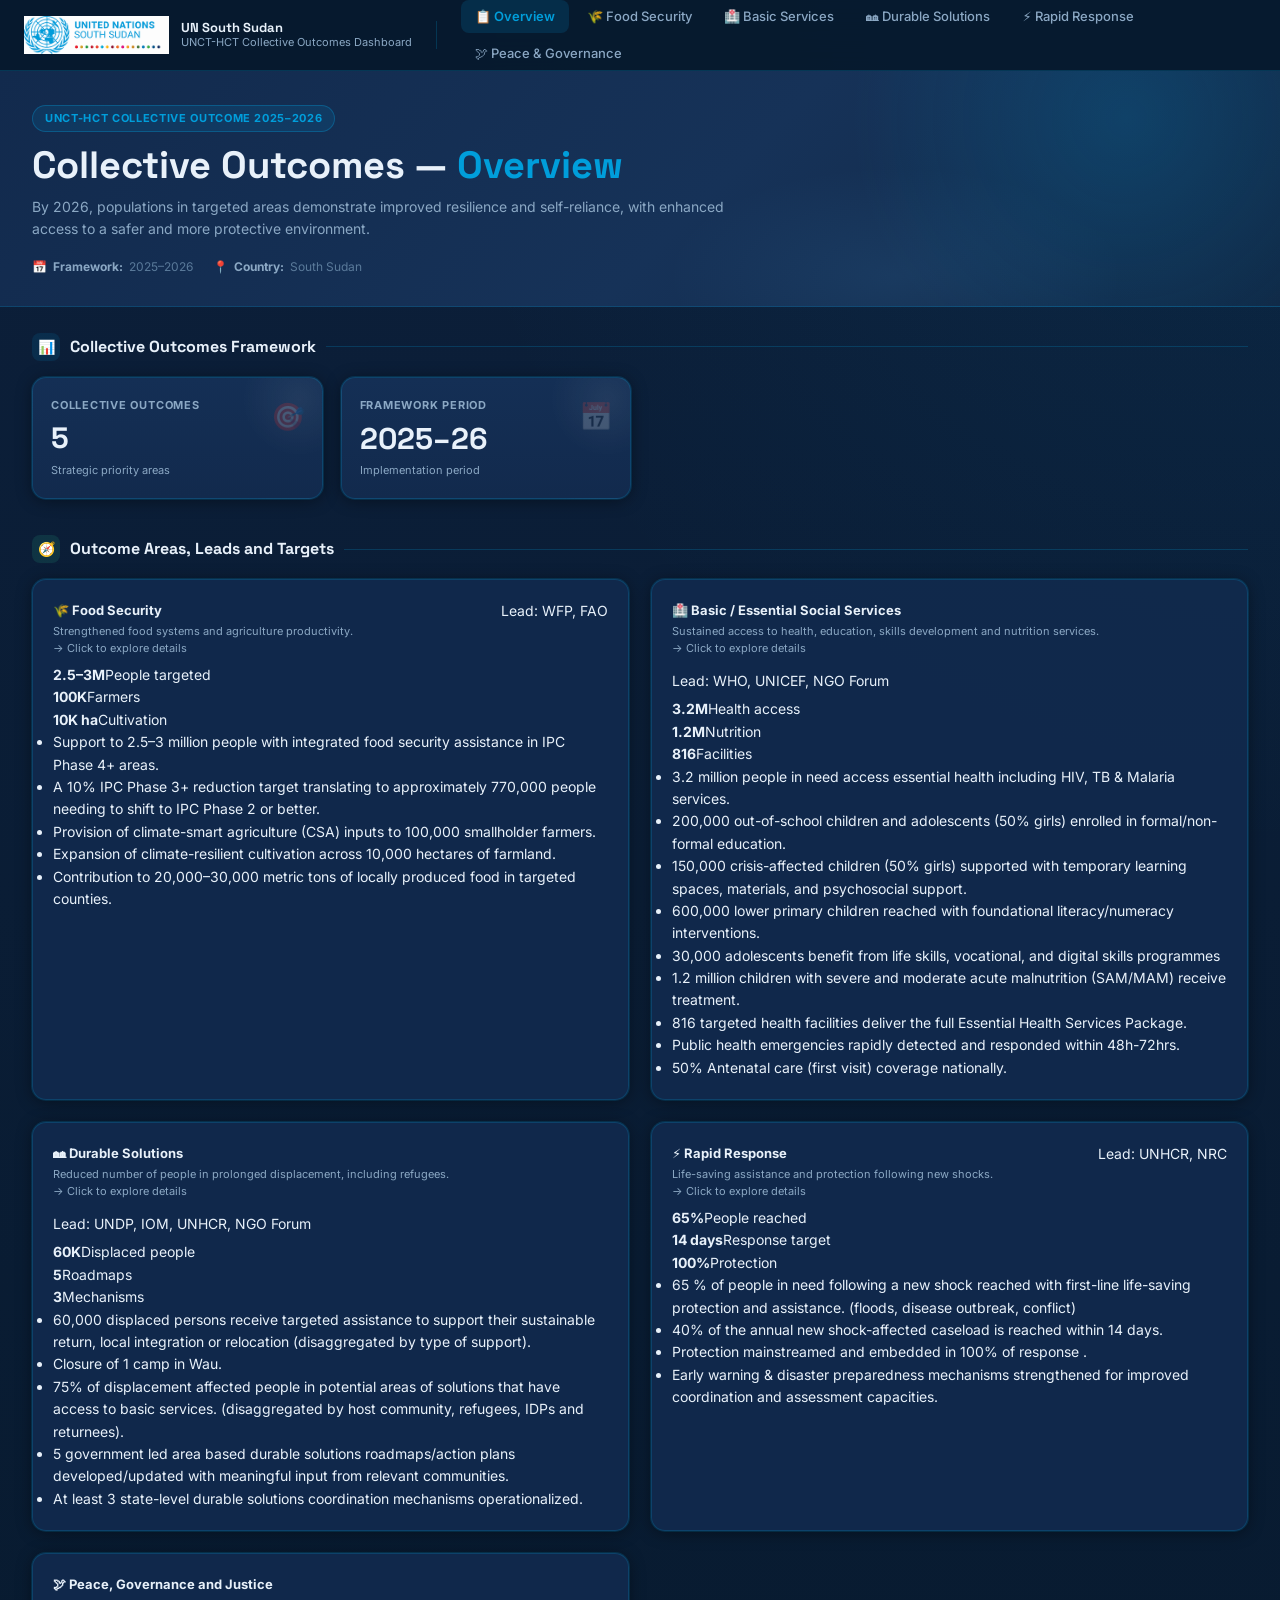
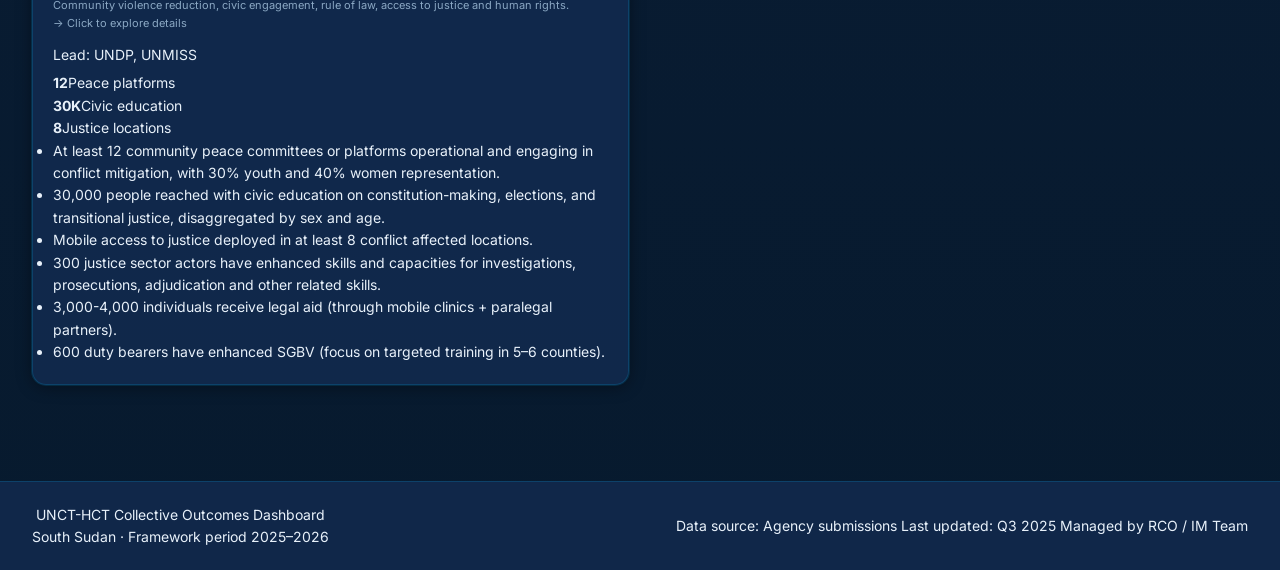
<file: new.html>
<!DOCTYPE html>
<html lang="en">
<head>
<meta charset="UTF-8"/>
<meta name="viewport" content="width=device-width, initial-scale=1.0"/>
<title>UNCT-HCT Collective Outcomes Dashboard</title>
<link rel="stylesheet" href="css/style.css"/>
</head>

<body>

<nav class="navbar">
  <a class="navbar-brand" href="index.html">
    <img src="assets/logo.png" alt="UN South Sudan Logo"/>
    <div class="brand-text">
      <span class="brand-title">UN South Sudan</span>
      <span class="brand-sub">UNCT-HCT Collective Outcomes Dashboard</span>
    </div>
  </a>

  <div class="navbar-divider"></div>

  <div class="nav-links">
    <a class="nav-link active" href="index.html">📋 Overview</a>
    <a class="nav-link" href="food-security.html">🌾 Food Security</a>
    <a class="nav-link" href="basic-services.html">🏥 Basic Services</a>
    <a class="nav-link" href="durable-solutions.html">🏘 Durable Solutions</a>
    <a class="nav-link" href="rapid-response.html">⚡ Rapid Response</a>
    <a class="nav-link" href="peace-governance.html">🕊 Peace & Governance</a>
  </div>
</nav>

<div class="page-header">
  <div class="container page-header-inner">
    <div class="page-tag">UNCT-HCT Collective Outcome 2025–2026</div>

    <h1 class="page-title">
      Collective Outcomes — <span>Overview</span>
    </h1>

    <p class="page-subtitle">
      By 2026, populations in targeted areas demonstrate improved resilience and self-reliance,
      with enhanced access to a safer and more protective environment.
    </p>

    <div class="page-meta">
      <div class="meta-item">📅 <strong>Framework:</strong> 2025–2026</div>
      <div class="meta-item">📍 <strong>Country:</strong> South Sudan</div>
    </div>
  </div>
</div>

<main class="main">
<div class="container">

  <div class="section">
    <div class="section-title">
      <span class="section-icon" style="background:rgba(0,158,219,0.12)">📊</span>
      Collective Outcomes Framework
    </div>

    <div class="grid grid-kpi">
      <div class="kpi-card total">
        <div class="kpi-icon">🎯</div>
        <div class="kpi-label">Collective Outcomes</div>
        <div class="kpi-value">5</div>
        <div class="kpi-sub">Strategic priority areas</div>
      </div>

      <div class="kpi-card total">
        <div class="kpi-icon">📅</div>
        <div class="kpi-label">Framework Period</div>
        <div class="kpi-value" style="font-size:30px">2025–26</div>
        <div class="kpi-sub">Implementation period</div>
      </div>
    </div>
  </div>

  <div class="section">
    <div class="section-title">
      <span class="section-icon" style="background:rgba(52,211,153,0.12)">🧭</span>
      Outcome Areas, Leads and Targets
    </div>

    <div class="grid grid-2">

      <div class="chart-wrap clickable" onclick="window.location.href='food-security.html'">
        <div class="chart-header">
          <div>
            <div class="chart-title">🌾 Food Security</div>
            <div class="chart-subtitle">
              Strengthened food systems and agriculture productivity.
              <br><span class="link-hint">→ Click to explore details</span>
            </div>
          </div>
          <span class="chart-badge q4">Lead: WFP, FAO</span>
        </div>
        <div class="outcome-mini-metrics">
          <div class="mini-metric"><strong>2.5–3M</strong><span>People targeted</span></div>
          <div class="mini-metric"><strong>100K</strong><span>Farmers</span></div>
          <div class="mini-metric"><strong>10K ha</strong><span>Cultivation</span></div>
        </div>
        <div class="insight-box">
          <ul>
            <li>Support to 2.5–3 million people with integrated food security assistance in IPC Phase 4+ areas.</li>
            <li>A 10% IPC Phase 3+ reduction target translating to approximately 770,000 people needing to shift to IPC Phase 2 or better.</li>
            <li>Provision of climate-smart agriculture (CSA) inputs to 100,000 smallholder farmers.</li>
            <li>Expansion of climate-resilient cultivation across 10,000 hectares of farmland.</li>
            <li>Contribution to 20,000–30,000 metric tons of locally produced food in targeted counties.</li>
          </ul>
        </div>
      </div>

      <div class="chart-wrap clickable" onclick="window.location.href='basic-services.html'">
        <div class="chart-header">
          <div>
            <div class="chart-title">🏥 Basic / Essential Social Services</div>
            <div class="chart-subtitle">
              Sustained access to health, education, skills development and nutrition services.
              <br><span class="link-hint">→ Click to explore details</span>
            </div>
          </div>
          <span class="chart-badge q4">Lead: WHO, UNICEF, NGO Forum</span>
        </div>
        <div class="outcome-mini-metrics">
          <div class="mini-metric"><strong>3.2M</strong><span>Health access</span></div>
          <div class="mini-metric"><strong>1.2M</strong><span>Nutrition</span></div>
          <div class="mini-metric"><strong>816</strong><span>Facilities</span></div>
        </div>
        <div class="insight-box">
          <ul>
            <li>3.2 million people in need access essential health including HIV, TB & Malaria services.</li>
            <li>200,000 out-of-school children and adolescents (50% girls) enrolled in formal/non-formal education.</li>
            <li>150,000 crisis-affected children (50% girls) supported with temporary learning spaces, materials, and psychosocial support.</li>
            <li>600,000 lower primary children reached with foundational literacy/numeracy interventions.</li>
            <li>30,000 adolescents benefit from life skills, vocational, and digital skills programmes</li>
            <li>1.2 million children with severe and moderate acute malnutrition (SAM/MAM) receive treatment.</li>
            <li>816 targeted health facilities deliver the full Essential Health Services Package.</li>
            <li>Public health emergencies rapidly detected and responded within 48h-72hrs.</li>
            <li>50% Antenatal care (first visit) coverage nationally. </li>
          </ul>
        </div>
      </div>

      <div class="chart-wrap clickable" onclick="window.location.href='durable-solutions.html'">
        <div class="chart-header">
          <div>
            <div class="chart-title">🏘 Durable Solutions</div>
            <div class="chart-subtitle">
              Reduced number of people in prolonged displacement, including refugees.
              <br><span class="link-hint">→ Click to explore details</span>
            </div>
          </div>
          <span class="chart-badge q4">Lead: UNDP, IOM, UNHCR, NGO Forum</span>
        </div>
        <div class="outcome-mini-metrics">
          <div class="mini-metric"><strong>60K</strong><span>Displaced people</span></div>
          <div class="mini-metric"><strong>5</strong><span>Roadmaps</span></div>
          <div class="mini-metric"><strong>3</strong><span>Mechanisms</span></div>
        </div>
        <div class="insight-box">
          <ul>
            <li>60,000 displaced persons receive targeted assistance to support their sustainable return, local integration or relocation (disaggregated by type of support).</li>
            <li>Closure of 1 camp in Wau.</li>
            <li>75% of displacement affected people in potential areas of solutions that have access to basic services. (disaggregated by host community, refugees, IDPs and returnees).</li>
            <li>5 government led area based durable solutions roadmaps/action plans developed/updated with meaningful input from relevant communities.</li>
            <li>At least 3 state-level durable solutions coordination mechanisms operationalized.</li>
          </ul>
        </div>
      </div>

      <div class="chart-wrap clickable" onclick="window.location.href='rapid-response.html'">
        <div class="chart-header">
          <div>
            <div class="chart-title">⚡ Rapid Response</div>
            <div class="chart-subtitle">
              Life-saving assistance and protection following new shocks.
              <br><span class="link-hint">→ Click to explore details</span>
            </div>
          </div>
          <span class="chart-badge q4">Lead: UNHCR, NRC</span>
        </div>
        <div class="outcome-mini-metrics">
          <div class="mini-metric"><strong>65%</strong><span>People reached</span></div>
          <div class="mini-metric"><strong>14 days</strong><span>Response target</span></div>
          <div class="mini-metric"><strong>100%</strong><span>Protection</span></div>
        </div>
        <div class="insight-box">
          <ul>
            <li>65 % of people in need following a new shock reached with first-line life-saving protection and assistance. (floods, disease outbreak, conflict)</li>
            <li>40% of the annual new shock-affected caseload is reached within 14 days.</li>
            <li>Protection mainstreamed and embedded in 100% of response .</li>
            <li>Early warning & disaster preparedness mechanisms strengthened for improved coordination and assessment capacities.</li>
          </ul>
        </div>
      </div>

      <div class="chart-wrap clickable outcome-card-wide" onclick="window.location.href='peace-governance.html'">
        <div class="chart-header">
          <div>
            <div class="chart-title">🕊 Peace, Governance and Justice</div>
            <div class="chart-subtitle">
              Community violence reduction, civic engagement, rule of law, access to justice and human rights.
              <br><span class="link-hint">→ Click to explore details</span>
            </div>
          </div>
          <span class="chart-badge q4">Lead: UNDP, UNMISS</span>
        </div>
        <div class="outcome-mini-metrics">
          <div class="mini-metric"><strong>12</strong><span>Peace platforms</span></div>
          <div class="mini-metric"><strong>30K</strong><span>Civic education</span></div>
          <div class="mini-metric"><strong>8</strong><span>Justice locations</span></div>
        </div>
        <div class="insight-box">
          <ul>
            <li>At least 12 community peace committees or platforms operational and engaging in conflict mitigation, with 30% youth and 40% women representation.</li>
            <li>30,000 people reached with civic education on constitution-making, elections, and transitional justice, disaggregated by sex and age.</li>
            <li>Mobile access to justice deployed in at least 8 conflict affected locations.</li>
            <li>300 justice sector actors have enhanced skills and capacities for investigations, prosecutions, adjudication and other related skills.</li>
            <li>3,000-4,000 individuals receive legal aid (through mobile clinics + paralegal partners).</li>
            <li>600 duty bearers have enhanced  SGBV (focus on targeted training in 5–6 counties).</li>
          </ul>
        </div>
      </div>

    </div>
  </div>

</div>
</main>

<footer>
  <div class="container footer-inner">
    <div class="footer-brand">
      <div class="footer-title">UNCT-HCT Collective Outcomes Dashboard</div>
      <div class="footer-subtitle">South Sudan · Framework period 2025–2026</div>
    </div>
    <div class="footer-meta">
      <span class="footer-pill">Data source: Agency submissions</span>
      <span class="footer-pill">Last updated: Q3 2025</span>
      <span class="footer-pill">Managed by RCO / IM Team</span>
    </div>
  </div>
</footer>

</body>
</html>
</file>
<file: css/style.css>
@import url('https://fonts.googleapis.com/css2?family=Inter:wght@300;400;500;600;700;800&family=Space+Grotesk:wght@400;500;600;700&display=swap');

:root {
  --bg: #0c1f3a;
  --bg-deep: #071a2e;
  --bg-card: #122a4d;
  --bg-card2: #163258;
  --bg-hover: #1a3965;

  --border: rgba(0,158,219,0.22);
  --border-glow: rgba(0,158,219,0.45);

  --text: #e8f1fa;
  --text-muted: #8ba8c4;
  --text-dim: #5a7a9a;

  --accent: #009EDB;
  --accent2: #4da6e8;

  --states: #3BA4F7;
  --admin: #A66CFF;
  --counties: #F4C542;
  --entities: #2ED3B7;
  --beneficiaries: #00C2FF;
  --male: #60a5fa;
  --female: #f472b6;

  --green: #34d399;
  --orange: #fb923c;
  --pink: #f472b6;

  --radius: 14px;
  --radius-sm: 8px;
  --shadow: 0 4px 24px rgba(0,0,0,0.45);
  --shadow-card: 0 2px 16px rgba(0,0,0,0.4), 0 0 0 1px var(--border);
}

*, *::before, *::after {
  box-sizing: border-box;
  margin: 0;
  padding: 0;
}

html { scroll-behavior: smooth; }

body {
  font-family: 'Inter', system-ui, sans-serif;
  background:
    radial-gradient(circle at top right, rgba(0,158,219,0.08), transparent 34%),
    linear-gradient(180deg, #0c1f3a 0%, #071a2e 100%);
  color: var(--text);
  min-height: 100vh;
  overflow-x: hidden;
  font-size: 14px;
  line-height: 1.6;
}

a {
  color: var(--accent);
  text-decoration: none;
}

img { max-width: 100%; }

::-webkit-scrollbar { width: 6px; height: 6px; }
::-webkit-scrollbar-track { background: var(--bg); }
::-webkit-scrollbar-thumb { background: #1e3a5c; border-radius: 3px; }
::-webkit-scrollbar-thumb:hover { background: #2a4a70; }

/* Navbar */
.navbar {
  position: sticky;
  top: 0;
  z-index: 1000;
  background: rgba(7, 26, 46, 0.94);
  backdrop-filter: blur(16px);
  border-bottom: 1px solid var(--border);
  padding: 0 24px;
  display: flex;
  align-items: center;
  gap: 24px;
  min-height: 62px;
}

.navbar-brand {
  display: flex;
  align-items: center;
  gap: 12px;
  text-decoration: none;
  flex-shrink: 0;
}

.navbar-brand img {
  height: 38px;
  width: auto;
}

.brand-text {
  display: flex;
  flex-direction: column;
  line-height: 1.2;
}

.brand-title {
  font-family: 'Space Grotesk', sans-serif;
  font-size: 13px;
  font-weight: 700;
  color: var(--text);
}

.brand-sub {
  font-size: 11px;
  color: var(--text-muted);
}

.navbar-divider {
  width: 1px;
  height: 28px;
  background: var(--border);
  flex-shrink: 0;
}

.nav-links {
  display: flex;
  align-items: center;
  gap: 4px;
  flex: 1;
  flex-wrap: wrap;
}

.nav-link {
  padding: 6px 14px;
  border-radius: 8px;
  font-size: 13px;
  font-weight: 500;
  color: var(--text-muted);
  transition: all 0.2s;
  white-space: nowrap;
  display: flex;
  align-items: center;
  gap: 6px;
}

.nav-link:hover {
  background: var(--bg-card2);
  color: var(--text);
}

.nav-link.active {
  background: rgba(0,158,219,0.15);
  color: var(--accent);
  font-weight: 600;
}

/* Header */
.page-header {
  background:
    radial-gradient(circle at 88% 20%, rgba(0,158,219,0.18), transparent 24%),
    linear-gradient(135deg, #122a4d 0%, #163258 55%, #102845 100%);
  border-bottom: 1px solid var(--border);
  padding: 34px 0 30px;
  position: relative;
  overflow: hidden;
}

.page-header::after {
  content: "";
  position: absolute;
  inset: auto 12% -80px auto;
  width: 460px;
  height: 220px;
  background: radial-gradient(ellipse, rgba(77,166,232,0.1), transparent 70%);
  pointer-events: none;
}

.page-header-inner {
  position: relative;
  z-index: 1;
}

.page-tag {
  display: inline-flex;
  align-items: center;
  gap: 6px;
  background: rgba(0,158,219,0.12);
  border: 1px solid rgba(0,158,219,0.32);
  color: var(--accent);
  font-size: 11px;
  font-weight: 700;
  letter-spacing: 0.06em;
  text-transform: uppercase;
  padding: 4px 12px;
  border-radius: 20px;
  margin-bottom: 12px;
}

.page-title {
  font-family: 'Space Grotesk', sans-serif;
  font-size: clamp(26px, 3vw, 38px);
  font-weight: 700;
  color: var(--text);
  line-height: 1.15;
  margin-bottom: 8px;
}

.page-title span { color: var(--accent); }

.page-subtitle {
  font-size: 14px;
  color: var(--text-muted);
  max-width: 720px;
}

.page-meta {
  display: flex;
  align-items: center;
  gap: 20px;
  margin-top: 16px;
  flex-wrap: wrap;
}

.meta-item {
  display: flex;
  align-items: center;
  gap: 6px;
  font-size: 12px;
  color: var(--text-dim);
}

.meta-item strong { color: var(--text-muted); }

/* Layout */
.container {
  width: 100%;
  max-width: 1700px;
  margin: 0 auto;
  padding-left: 32px;
  padding-right: 32px;
}

.main {
  width: 100%;
  padding: 26px 0 60px;
}

.section {
  margin-bottom: 36px;
}

.section-title {
  font-family: 'Space Grotesk', sans-serif;
  font-size: 16px;
  font-weight: 700;
  color: var(--text);
  margin-bottom: 16px;
  display: flex;
  align-items: center;
  gap: 10px;
}

.section-title::after {
  content: "";
  flex: 1;
  height: 1px;
  background: var(--border);
}

.section-icon {
  width: 28px;
  height: 28px;
  border-radius: 8px;
  display: flex;
  align-items: center;
  justify-content: center;
  font-size: 14px;
  flex-shrink: 0;
}

.icon-blue { background: rgba(0,158,219,0.13); }
.icon-green { background: rgba(52,211,153,0.13); }
.icon-orange { background: rgba(251,146,60,0.13); }
.icon-pink { background: rgba(244,114,182,0.13); }

.grid {
  display: grid;
  gap: 22px;
}

.grid-2 {
  grid-template-columns: repeat(2, minmax(0, 1fr));
}

.grid-kpi {
  grid-template-columns: repeat(7, minmax(0, 1fr));
  gap: 18px;
}

/* Filter bar - large UN-style controls */
.filter-bar {
  display: flex;
  gap: 26px;
  flex-wrap: wrap;
  align-items: center;
  padding: 18px 22px;
  background: transparent;
  border: none;
  box-shadow: none;
  margin-bottom: 28px;
}

.filter-group {
  display: flex;
  flex-direction: row;
  align-items: center;
  gap: 14px;
  min-width: auto;
  flex: 0 0 auto;
}

.filter-label {
  font-size: 18px;
  font-weight: 800;
  color: #8fbce8;
  letter-spacing: 0;
  white-space: nowrap;
}

.map-select {
  width: 260px;
  min-height: 50px;
  border-radius: 14px;
  border: 1px solid rgba(0,158,219,0.45);
  background: #123b66;
  color: #ffffff;
  padding: 8px 42px 8px 20px;
  outline: none;
  font-family: inherit;
  font-size: 17px;
  font-weight: 700;
  cursor: pointer;
  box-shadow: inset 0 0 0 1px rgba(255,255,255,0.03);
}

.map-select:hover {
  background: #16436f;
  border-color: rgba(0,174,239,0.65);
}

.map-select:focus {
  border-color: #00aeef;
  box-shadow: 0 0 0 3px rgba(0,174,239,0.18);
}

.reset-btn {
  min-height: 50px;
  padding: 8px 20px;
  border-radius: 14px;
  border: 1px solid rgba(0,158,219,0.45);
  background: rgba(0,158,219,0.14);
  color: #00aeef;
  font-weight: 800;
  font-size: 14px;
  cursor: pointer;
}

.reset-btn:hover {
  background: rgba(0,158,219,0.24);
  border-color: rgba(0,174,239,0.65);
}

/* KPI cards */
.kpi-card {
  background:
    radial-gradient(circle at 92% 18%, rgba(255,255,255,0.06), transparent 20%),
    linear-gradient(180deg, #142f55 0%, #122a4d 100%);
  border: 1px solid var(--border);
  border-radius: var(--radius);
  padding: 19px 18px 18px;
  position: relative;
  overflow: hidden;
  min-width: 0;
  box-shadow: var(--shadow-card);
  transition: transform 0.2s, border-color 0.2s, box-shadow 0.2s;
}

.kpi-card:hover {
  transform: translateY(-3px);
  border-color: var(--border-glow);
  box-shadow: var(--shadow-card), 0 10px 24px rgba(0,0,0,0.25);
}

.kpi-card::before {
  content: "";
  position: absolute;
  top: 0;
  left: 0;
  right: 0;
  height: 4px;
  border-radius: var(--radius) var(--radius) 0 0;
}

.kpi-card.states::before { background: var(--states); }
.kpi-card.admin::before { background: var(--admin); }
.kpi-card.counties::before { background: var(--counties); }
.kpi-card.entities::before { background: var(--entities); }
.kpi-card.beneficiaries::before { background: var(--beneficiaries); }
.kpi-card.male::before { background: var(--male); }
.kpi-card.female::before { background: var(--female); }

.kpi-card.states { box-shadow: var(--shadow-card), 0 0 18px rgba(59,164,247,0.08); }
.kpi-card.admin { box-shadow: var(--shadow-card), 0 0 18px rgba(166,108,255,0.08); }
.kpi-card.counties { box-shadow: var(--shadow-card), 0 0 18px rgba(244,197,66,0.06); }
.kpi-card.entities { box-shadow: var(--shadow-card), 0 0 18px rgba(46,211,183,0.07); }
.kpi-card.beneficiaries { background: linear-gradient(135deg, #14345d, #122a4d); }
.kpi-card.female { box-shadow: var(--shadow-card), 0 0 18px rgba(244,114,182,0.07); }

.kpi-label {
  font-size: 11px;
  font-weight: 700;
  letter-spacing: 0.07em;
  text-transform: uppercase;
  color: var(--text-muted);
  margin-bottom: 10px;
  padding-right: 32px;
}

.kpi-value {
  font-family: 'Space Grotesk', sans-serif;
  font-size: clamp(24px, 2.3vw, 36px);
  font-weight: 800;
  line-height: 1;
  color: var(--text);
  margin-bottom: 8px;
  white-space: nowrap;
}

.kpi-sub {
  font-size: 11px;
  color: var(--text-muted);
  white-space: nowrap;
  overflow: hidden;
  text-overflow: ellipsis;
}

.kpi-icon {
  position: absolute;
  right: 17px;
  top: 17px;
  font-size: 27px;
  opacity: 0.18;
}


/* Simple dynamic insights */
.simple-insights-card {
  background:
    radial-gradient(circle at top right, rgba(0,158,219,0.13), transparent 28%),
    rgba(18,42,77,0.94);
  border: 1px solid rgba(0,158,219,0.26);
  border-radius: var(--radius);
  padding: 20px;
  box-shadow: var(--shadow-card);
}

.simple-insights-header {
  display: flex;
  align-items: center;
  gap: 12px;
  margin-bottom: 16px;
}

.simple-insights-header span {
  width: 34px;
  height: 34px;
  border-radius: 10px;
  background: rgba(0,158,219,0.14);
  display: flex;
  align-items: center;
  justify-content: center;
  font-size: 16px;
}

.simple-insights-title {
  font-family: 'Space Grotesk', sans-serif;
  font-size: 16px;
  font-weight: 800;
  color: var(--text);
}

.simple-insights-subtitle {
  font-size: 12px;
  color: var(--text-muted);
}

.simple-insights-list {
  display: grid;
  grid-template-columns: repeat(3, minmax(0, 1fr));
  gap: 14px;
}

.simple-insight-item {
  background: rgba(7, 26, 46, 0.42);
  border: 1px solid rgba(0,158,219,0.16);
  border-radius: 12px;
  padding: 14px 16px;
  color: var(--text);
  font-size: 13px;
  line-height: 1.45;
}

.simple-insight-item strong {
  color: #ffffff;
  font-weight: 800;
}

.simple-insight-item .insight-good {
  color: #34d399;
  font-weight: 800;
}

.simple-insight-item .insight-warn {
  color: #F4C542;
  font-weight: 800;
}

.simple-insight-item .insight-blue {
  color: #8fc5ff;
  font-weight: 800;
}

/* Chart download buttons */
.chart-actions {
  display: flex;
  gap: 12px;
  margin: 12px 0 14px;
  flex-wrap: wrap;
}

.chart-actions button {
  background: rgba(0, 158, 219, 0.12);
  border: 1px solid rgba(0, 158, 219, 0.35);
  color: #8fc5ff;
  padding: 9px 18px;
  border-radius: 10px;
  font-weight: 800;
  font-size: 13px;
  cursor: pointer;
  transition: all 0.2s ease;
}

.chart-actions button:hover {
  background: rgba(0, 158, 219, 0.22);
  border-color: rgba(0, 174, 239, 0.65);
  transform: translateY(-1px);
}

.chart-actions button:active {
  transform: translateY(0);
}

/* Collapsible detailed table */
.detail-toggle-wrap {
  display: flex;
  justify-content: flex-start;
  margin: 18px 0 0;
}

.detail-toggle-btn {
  background: rgba(0, 158, 219, 0.12);
  border: 1px solid rgba(0, 158, 219, 0.35);
  color: #8fc5ff;
  padding: 10px 18px;
  border-radius: 10px;
  font-weight: 800;
  font-size: 13px;
  cursor: pointer;
  transition: all 0.2s ease;
}

.detail-toggle-btn:hover {
  background: rgba(0, 158, 219, 0.22);
  border-color: rgba(0, 174, 239, 0.65);
  transform: translateY(-1px);
}

.detail-table-panel {
  margin-top: 16px;
  padding-top: 16px;
  border-top: 1px solid rgba(0, 158, 219, 0.18);
  animation: detailFadeIn 0.28s ease-out;
}

.detail-table-title {
  font-family: 'Space Grotesk', sans-serif;
  font-size: 14px;
  font-weight: 800;
  color: var(--text);
  margin-bottom: 12px;
}

@keyframes detailFadeIn {
  from {
    opacity: 0;
    transform: translateY(-6px);
  }
  to {
    opacity: 1;
    transform: translateY(0);
  }
}

/* Leaflet choropleth map */
.map-dashboard {
  display: grid;
  grid-template-columns: minmax(0, 4fr) 320px;
  gap: 18px;
  align-items: stretch;
}

.map-panel {
  width: 100%;
  background: rgba(18,42,77,0.94);
  border: 1px solid var(--border);
  border-radius: var(--radius);
  overflow: hidden;
  box-shadow: var(--shadow-card);
  min-height: 760px;
}

#rapid-map {
  width: 100%;
  height: 720px;
  background: #071a2e;
}

.map-note {
  padding: 12px 18px;
  color: var(--text-muted);
  font-size: 12px;
  border-bottom: 1px solid rgba(0,158,219,0.15);
  background: rgba(7,26,46,0.35);
}

#food-map {
  width: 100%;
  height: 640px;
  background: #071a2e;
}

.map-side-panel {
  display: flex;
  flex-direction: column;
  gap: 18px;
}

.map-box {
  background: rgba(18,42,77,0.94);
  border: 1px solid var(--border);
  border-radius: var(--radius);
  padding: 22px;
  box-shadow: var(--shadow-card);
}

.map-box h3 {
  font-family: 'Space Grotesk', sans-serif;
  color: #9cc9f5;
  font-size: 17px;
  letter-spacing: 0.08em;
  margin-bottom: 18px;
}

.legend-gradient {
  height: 16px;
  border-radius: 999px;
  background: linear-gradient(
    90deg,
    #d6e8f5 0%,
    #b9d8ec 18%,
    #9ccbe6 34%,
    #76b5d8 50%,
    #4f93c9 66%,
    #2f6fae 82%,
    #1f4e79 100%
  );
  border: 1px solid rgba(255,255,255,0.2);
  margin-bottom: 8px;
}

.legend-scale {
  display: flex;
  justify-content: space-between;
  color: var(--text-muted);
  font-size: 12px;
  margin-bottom: 12px;
}

.legend-muted {
  color: var(--text-dim);
  font-size: 12px;
  border-top: 1px solid rgba(0,158,219,0.18);
  padding-top: 12px;
}

.map-summary-grid {
  display: grid;
  grid-template-columns: 1fr 1fr;
  gap: 14px;
}

.map-summary-grid div {
  background: #163258;
  border: 1px solid rgba(0,158,219,0.25);
  border-radius: 12px;
  padding: 16px;
}

.map-summary-grid span {
  display: block;
  color: #8ba8c4;
  font-size: 11px;
  font-weight: 700;
  text-transform: uppercase;
  letter-spacing: 0.05em;
}

.map-summary-grid strong {
  display: block;
  color: #e8f1fa;
  font-family: 'Space Grotesk', sans-serif;
  font-size: 25px;
  margin-top: 6px;
}

.top-list {
  display: flex;
  flex-direction: column;
  gap: 9px;
}

.top-row {
  display: grid;
  grid-template-columns: 28px 1fr auto;
  align-items: center;
  gap: 10px;
  padding: 9px 0;
  border-bottom: 1px solid rgba(0,158,219,0.15);
}

.top-row:last-child {
  border-bottom: none;
}

.top-rank {
  width: 24px;
  height: 24px;
  border-radius: 7px;
  display: flex;
  align-items: center;
  justify-content: center;
  background: rgba(0,158,219,0.15);
  color: var(--accent);
  font-size: 12px;
  font-weight: 800;
}

.top-name {
  color: var(--text);
  font-size: 13px;
  font-weight: 600;
}

.top-value {
  color: var(--text-muted);
  font-family: 'Space Grotesk', sans-serif;
  font-size: 13px;
  font-weight: 700;
}

.top-empty {
  color: var(--text-muted);
  font-size: 13px;
}

/* Leaflet controls */
.leaflet-control-zoom a {
  background: #122a4d !important;
  color: #e8f1fa !important;
  border-bottom: 1px solid rgba(0,158,219,0.2) !important;
}

.leaflet-control-zoom a:hover {
  background: #163258 !important;
}

/* Clean readable map popup */
.food-popup .leaflet-popup-content-wrapper,
.leaflet-popup-content-wrapper {
  background: #ffffff;
  color: #111827;
  border: 1px solid rgba(0,158,219,0.3);
  border-radius: 12px;
  box-shadow: 0 8px 24px rgba(0,0,0,0.28);
}

.food-popup .leaflet-popup-tip,
.leaflet-popup-tip {
  background: #ffffff;
}

.food-popup .leaflet-popup-content,
.leaflet-popup-content {
  margin: 14px 16px;
  min-width: 260px;
  max-width: 340px;
}

.popup-title {
  font-size: 16px;
  font-weight: 800;
  color: #009EDB;
  margin-bottom: 2px;
  line-height: 1.15;
}

.popup-subtitle {
  color: #6b7280;
  font-size: 12px;
  margin-bottom: 10px;
}

.popup-row {
  display: grid;
  grid-template-columns: 130px 1fr;
  gap: 8px;
  font-size: 13px;
  padding: 6px 0;
  border-top: 1px solid #e5e7eb;
}

.popup-row span {
  color: #6b7280;
}

.popup-row strong {
  color: #111827;
  font-weight: 800;
}

.popup-section {
  margin-top: 10px;
  padding-top: 8px;
  border-top: 1px solid #e5e7eb;
}

.popup-section-title {
  font-size: 12px;
  font-weight: 800;
  color: #009EDB;
  margin-bottom: 6px;
}

.popup-text {
  font-size: 12px;
  color: #374151;
  line-height: 1.45;
}

.popup-bullet {
  font-size: 12px;
  color: #374151;
  margin-bottom: 4px;
  line-height: 1.35;
}

/* Chart cards */
.chart-wrap {
  width: 100%;
  background: rgba(18,42,77,0.94);
  border: 1px solid var(--border);
  border-radius: var(--radius);
  padding: 20px;
  box-shadow: var(--shadow-card);
}

.chart-wrap:hover {
  border-color: rgba(0,158,219,0.35);
}

.chart-header {
  display: flex;
  justify-content: space-between;
  align-items: flex-start;
  margin-bottom: 6px;
  gap: 12px;
  flex-wrap: wrap;
}

.chart-title {
  font-size: 13px;
  font-weight: 700;
  color: var(--text);
}

.chart-subtitle {
  font-size: 11px;
  color: var(--text-muted);
  margin-top: 2px;
}

.plotly-chart {
  width: 100%;
}

.chart-tall {
  min-height: 430px;
}

.chart-medium {
  min-height: 390px;
}

.empty-chart,
.empty-state {
  color: var(--text-muted);
  min-height: 160px;
  display: flex;
  align-items: center;
  justify-content: center;
  font-size: 13px;
}

/* Table */
.table-wrap {
  overflow-x: auto;
}

.data-table {
  width: 100%;
  border-collapse: collapse;
  font-size: 13px;
  min-width: 860px;
}

.data-table th {
  text-align: left;
  padding: 12px 14px;
  font-size: 11px;
  font-weight: 800;
  letter-spacing: 0.05em;
  text-transform: uppercase;
  color: var(--text-muted);
  border-bottom: 1px solid var(--border);
  white-space: nowrap;
}

.data-table td {
  padding: 12px 14px;
  border-bottom: 1px solid rgba(0,158,219,0.11);
  color: var(--text);
  vertical-align: middle;
}

.data-table tr:hover td {
  background: rgba(0,158,219,0.06);
}

.data-table .total-col {
  font-weight: 800;
  color: var(--text);
  font-family: 'Space Grotesk', sans-serif;
}

/* Warning */
.data-warning {
  background: rgba(251,146,60,0.12);
  border: 1px solid rgba(251,146,60,0.35);
  color: #ffd7b0;
  padding: 12px 14px;
  border-radius: var(--radius-sm);
  margin-bottom: 18px;
}

/* Footer */
footer {
  background: rgba(18,42,77,0.88);
  border-top: 1px solid var(--border);
  padding: 22px 0;
  text-align: center;
}

.footer-inner {
  display: flex;
  justify-content: space-between;
  align-items: center;
  gap: 16px;
  flex-wrap: wrap;
}

footer p {
  font-size: 12px;
  color: var(--text-dim);
}

/* Responsive */
@media (min-width: 1800px) {
  .container {
    padding-left: 40px;
    padding-right: 40px;
  }

  .grid-kpi {
    gap: 20px;
  }
}

@media (max-width: 1400px) {
  .grid-kpi {
    grid-template-columns: repeat(4, minmax(0, 1fr));
  }

  .map-dashboard {
  grid-template-columns: minmax(0, 4fr) 300px;
}
}

@media (max-width: 1100px) {
  .map-dashboard {
    grid-template-columns: 1fr;
  }

  .map-side-panel {
    display: grid;
    grid-template-columns: repeat(3, 1fr);
  }
}

@media (max-width: 1000px) {
  .navbar {
    align-items: flex-start;
    height: auto;
    padding-top: 10px;
    padding-bottom: 10px;
    flex-wrap: wrap;
  }

  .navbar-divider {
    display: none;
  }

  .grid-2 {
    grid-template-columns: 1fr;
  }

  .grid-kpi {
    grid-template-columns: repeat(2, minmax(0, 1fr));
  }

  .filter-bar {
    gap: 16px;
  }

  .filter-group {
    flex: 1 1 45%;
  }

  .map-select {
    width: 100%;
  }
}

@media (max-width: 800px) {
  .simple-insights-list {
    grid-template-columns: 1fr;
  }

  .map-side-panel {
    grid-template-columns: 1fr;
  }

  .map-panel {
    min-height: 500px;
  }

  #food-map {
    height: 460px;
  }
}

@media (max-width: 650px) {
  .container {
    padding-left: 16px;
    padding-right: 16px;
  }

  .page-header {
    padding: 24px 0;
  }

  .brand-sub {
    display: none;
  }

  .grid-kpi {
    grid-template-columns: 1fr;
  }

  .filter-bar {
    align-items: stretch;
    gap: 14px;
    padding: 12px 0;
  }

  .filter-group {
    flex-direction: column;
    align-items: stretch;
    gap: 6px;
    width: 100%;
  }

  .filter-label {
    font-size: 13px;
  }

  .map-select {
    width: 100%;
    min-height: 44px;
    font-size: 14px;
  }

  .reset-btn {
    width: 100%;
    min-height: 44px;
  }

  .chart-tall,
  .chart-medium {
    min-height: 330px;
  }
}
/* KPI entrance animation */
@keyframes kpiSlideIn {
  from {
    opacity: 0;
    transform: translateX(-28px);
  }
  to {
    opacity: 1;
    transform: translateX(0);
  }
}

.grid-kpi .kpi-card {
  opacity: 0;
  animation: kpiSlideIn 0.65s ease-out forwards;
}

.grid-kpi .kpi-card:nth-child(1) { animation-delay: 0.05s; }
.grid-kpi .kpi-card:nth-child(2) { animation-delay: 0.15s; }
.grid-kpi .kpi-card:nth-child(3) { animation-delay: 0.25s; }
.grid-kpi .kpi-card:nth-child(4) { animation-delay: 0.35s; }
.grid-kpi .kpi-card:nth-child(5) { animation-delay: 0.45s; }
.grid-kpi .kpi-card:nth-child(6) { animation-delay: 0.55s; }
.grid-kpi .kpi-card:nth-child(7) { animation-delay: 0.65s; }

/* Basic Services sector toggle */
.basic-sector-section { margin-bottom: 12px; }
.sector-toggle-card {
  background: rgba(18,42,77,0.72);
  border: 1px solid rgba(0,158,219,0.22);
  border-radius: var(--radius);
  padding: 18px 20px;
  box-shadow: var(--shadow-card);
  display: flex;
  align-items: center;
  justify-content: space-between;
  gap: 18px;
  flex-wrap: wrap;
}
.sector-toggle-label {
  font-family: 'Space Grotesk', sans-serif;
  font-size: 15px;
  font-weight: 800;
  color: var(--text);
}
.sector-toggle { display: flex; gap: 12px; flex-wrap: wrap; }
.sector-btn {
  min-height: 44px;
  padding: 9px 22px;
  border-radius: 999px;
  border: 1px solid rgba(0,158,219,0.35);
  background: rgba(7,26,46,0.55);
  color: #8fc5ff;
  font-weight: 800;
  cursor: pointer;
  transition: all .2s ease;
}
.sector-btn:hover { background: rgba(0,158,219,0.18); transform: translateY(-1px); }
.sector-btn.active {
  background: linear-gradient(135deg, rgba(0,158,219,0.35), rgba(46,211,183,0.18));
  border-color: rgba(0,174,239,0.75);
  color: #ffffff;
  box-shadow: 0 0 0 3px rgba(0,158,219,0.12);
}
#basic-map { width: 100%; height: 640px; background: #071a2e; }
@media (max-width: 650px) {
  .sector-toggle-card { align-items: stretch; }
  .sector-toggle, .sector-btn { width: 100%; }
}


.ranked-list-item {
  display: flex;
  align-items: center;
  justify-content: space-between;
  gap: 8px;
  padding: 10px 0;
  border-bottom: 1px solid rgba(130, 190, 255, 0.18);
}

.ranked-list-item:last-child {
  border-bottom: none;
}

.ranked-left {
  display: flex;
  align-items: center;
  gap: 10px;
  min-width: 0;
}

.rank-badge {
  width: 22px;
  height: 22px;
  border-radius: 6px;
  background: rgba(0, 122, 204, 0.35);
  color: #7fd0ff;
  font-size: 12px;
  font-weight: 800;
  display: inline-flex;
  align-items: center;
  justify-content: center;
  flex-shrink: 0;
}

.rank-name {
  color: #ffffff;
  font-size: 13px;
  font-weight: 700;
  white-space: nowrap;
  overflow: hidden;
  text-overflow: ellipsis;
}

.rank-value {
  color: #7fd0ff;
  font-size: 12px;
  font-weight: 800;
  white-space: nowrap;
}

.grid-3-peace {
  grid-template-columns: repeat(3, minmax(0, 1fr));
}

@media (max-width: 1200px) {
  .grid-3-peace {
    grid-template-columns: repeat(2, minmax(0, 1fr));
  }
}

@media (max-width: 800px) {
  .grid-3-peace {
    grid-template-columns: 1fr;
  }
}
#peace-map {
  width: 100%;
  height: 640px;
  background: #071a2e;
}

.grid-3-peace {
  grid-template-columns: repeat(3, minmax(0, 1fr));
}

@media (max-width: 1200px) {
  .grid-3-peace {
    grid-template-columns: repeat(2, minmax(0, 1fr));
  }
}

@media (max-width: 800px) {
  .grid-3-peace {
    grid-template-columns: 1fr;
  }
}
.map-panel {
  width: 100%;
}

#rapid-map {
  width: 100%;
  height: 700px;
  border-radius: 12px;
}

/* =========================================================
   OVERVIEW MAP ENHANCEMENTS
   Outcome toggle, better popup, hover highlight, county search,
   and dynamic summary controls.
========================================================= */
.overview-map-header { gap: 16px; }
.overview-map-header-actions { display: flex; align-items: center; gap: 10px; flex-shrink: 0; }
.overview-map-tools { display: flex; justify-content: space-between; align-items: center; gap: 14px; padding: 12px 16px; background: rgba(7, 26, 46, 0.55); border-top: 1px solid rgba(0, 158, 219, 0.18); border-bottom: 1px solid rgba(0, 158, 219, 0.18); flex-wrap: wrap; }
.overview-outcome-toggle { display: flex; gap: 8px; flex-wrap: wrap; align-items: center; }
.overview-outcome-btn { min-height: 34px; padding: 7px 12px; border-radius: 999px; border: 1px solid rgba(0, 158, 219, 0.25); background: rgba(7, 26, 46, 0.55); color: #a8c7e6; font-size: 11px; font-weight: 900; cursor: pointer; transition: all 0.22s ease; }
.overview-outcome-btn:hover { background: rgba(0, 158, 219, 0.18); border-color: rgba(0, 174, 239, 0.55); color: #ffffff; transform: translateY(-1px); }
.overview-outcome-btn.active { background: linear-gradient(135deg, #00a8ef 0%, #0079bd 100%); border-color: rgba(0, 174, 239, 0.85); color: #ffffff; box-shadow: 0 0 0 3px rgba(0, 158, 219, 0.12), 0 8px 18px rgba(0,0,0,0.22); }
.overview-search-wrap { position: relative; width: min(320px, 100%); flex-shrink: 0; }
#overviewCountySearch { width: 100%; min-height: 38px; border-radius: 12px; border: 1px solid rgba(0, 158, 219, 0.32); background: rgba(7, 26, 46, 0.72); color: #ffffff; padding: 8px 38px 8px 14px; font-size: 12px; font-weight: 800; outline: none; }
#overviewCountySearch::placeholder { color: #7fa9cc; }
#overviewCountySearch:focus { border-color: rgba(0,174,239,0.75); box-shadow: 0 0 0 3px rgba(0,158,219,0.14); }
#overviewSearchClear { position: absolute; right: 8px; top: 50%; transform: translateY(-50%); width: 24px; height: 24px; border-radius: 50%; border: none; background: rgba(0,158,219,0.16); color: #dff4ff; font-size: 16px; font-weight: 900; cursor: pointer; }
.overview-search-results { display: none; position: absolute; top: calc(100% + 7px); left: 0; right: 0; z-index: 1200; background: #0b223d; border: 1px solid rgba(0,158,219,0.36); border-radius: 12px; box-shadow: 0 14px 28px rgba(0,0,0,0.38); overflow: hidden; max-height: 280px; overflow-y: auto; }
.overview-search-results.open { display: block; }
.overview-search-results button, .overview-search-empty { width: 100%; padding: 10px 12px; border: none; border-bottom: 1px solid rgba(0,158,219,0.13); background: transparent; color: #e8f1fa; text-align: left; cursor: pointer; }
.overview-search-results button:hover { background: rgba(0,158,219,0.13); }
.overview-search-results button strong { display: block; font-size: 12px; font-weight: 900; color: #ffffff; }
.overview-search-results button span { display: block; font-size: 11px; color: #8ba8c4; margin-top: 2px; }
.overview-search-empty { font-size: 12px; color: #8ba8c4; cursor: default; }
#overview-map .leaflet-interactive { transition: fill-opacity 0.18s ease, stroke-width 0.18s ease; filter: drop-shadow(0 0 5px rgba(0, 174, 239, 0.04)); }
#overview-map .leaflet-popup-content { min-width: 285px; }
#overview-map .popup-row { grid-template-columns: 150px 1fr; }
#overview-map .popup-section-title { color: #008fd1; letter-spacing: 0.04em; text-transform: uppercase; }
#overview-map .popup-bullet { padding: 3px 0; color: #1f2937; font-weight: 700; }
@media (max-width: 900px) { .overview-map-tools { align-items: stretch; } .overview-outcome-toggle, .overview-search-wrap { width: 100%; } .overview-outcome-btn { flex: 1 1 auto; } }

/* =========================================================
   FIXED OVERVIEW MAP LAYOUT + PHASE 1 CONTROLS
   This block keeps the Leaflet map visible and restores the
   right-side cards, outcome toggle, search, popup and hover.
   Keep at the VERY END of style.css
========================================================= */
.overview-map-section {
  margin-top: 10px;
}

.overview-map-grid {
  display: grid !important;
  grid-template-columns: minmax(0, 1fr) 280px !important;
  gap: 18px !important;
  align-items: stretch !important;
  width: 100% !important;
}

.overview-map-card {
  background: rgba(18, 42, 77, 0.94) !important;
  border: 1px solid rgba(0, 158, 219, 0.30) !important;
  border-radius: 16px !important;
  overflow: hidden !important;
  box-shadow: var(--shadow-card) !important;
  min-width: 0 !important;
}

.overview-map-header {
  display: flex !important;
  align-items: flex-start !important;
  justify-content: space-between !important;
  gap: 16px !important;
  padding: 18px 20px !important;
  background: rgba(18, 42, 77, 0.96) !important;
  border-bottom: 1px solid rgba(0, 158, 219, 0.22) !important;
}

.overview-map-title {
  color: #ffffff !important;
  font-family: 'Space Grotesk', sans-serif !important;
  font-size: 16px !important;
  font-weight: 800 !important;
  margin-bottom: 4px !important;
}

.overview-map-subtitle {
  color: #9bb8d4 !important;
  font-size: 12px !important;
  line-height: 1.45 !important;
}

.overview-map-pill {
  display: inline-flex !important;
  align-items: center !important;
  justify-content: center !important;
  padding: 6px 11px !important;
  border-radius: 999px !important;
  background: rgba(0, 158, 219, 0.18) !important;
  border: 1px solid rgba(0, 158, 219, 0.35) !important;
  color: #8fd7ff !important;
  font-size: 11px !important;
  font-weight: 800 !important;
  white-space: nowrap !important;
}

.overview-map-tools {
  display: flex !important;
  align-items: center !important;
  justify-content: space-between !important;
  gap: 14px !important;
  padding: 12px 16px !important;
  background: rgba(7, 26, 46, 0.55) !important;
  border-bottom: 1px solid rgba(0, 158, 219, 0.20) !important;
  flex-wrap: wrap !important;
}

.overview-outcome-toggle {
  display: inline-flex !important;
  align-items: center !important;
  gap: 8px !important;
  flex-wrap: wrap !important;
}

.overview-outcome-btn {
  min-height: 34px !important;
  padding: 7px 13px !important;
  border-radius: 999px !important;
  border: 1px solid rgba(0, 158, 219, 0.32) !important;
  background: rgba(7, 26, 46, 0.55) !important;
  color: #c8def2 !important;
  font-size: 12px !important;
  font-weight: 800 !important;
  cursor: pointer !important;
  transition: all 0.2s ease !important;
}

.overview-outcome-btn:hover {
  background: rgba(0, 158, 219, 0.18) !important;
  border-color: rgba(0, 174, 239, 0.60) !important;
  transform: translateY(-1px) !important;
}

.overview-outcome-btn.active {
  background: linear-gradient(135deg, #00a8ef, #008dcc) !important;
  color: #ffffff !important;
  border-color: rgba(0, 174, 239, 0.95) !important;
  box-shadow: 0 0 0 3px rgba(0, 158, 219, 0.12), 0 8px 18px rgba(0, 0, 0, 0.22) !important;
}

.overview-search-wrap {
  position: relative !important;
  width: min(320px, 100%) !important;
  flex-shrink: 0 !important;
}

#overviewCountySearch {
  width: 100% !important;
  min-height: 36px !important;
  border-radius: 999px !important;
  border: 1px solid rgba(0, 158, 219, 0.35) !important;
  background: rgba(7, 26, 46, 0.62) !important;
  color: #ffffff !important;
  padding: 7px 42px 7px 15px !important;
  font-family: inherit !important;
  font-size: 12px !important;
  font-weight: 700 !important;
  outline: none !important;
}

#overviewCountySearch::placeholder {
  color: #9bb8d4 !important;
}

#overviewCountySearch:focus {
  border-color: rgba(0, 174, 239, 0.75) !important;
  box-shadow: 0 0 0 3px rgba(0, 158, 219, 0.13) !important;
}

#overviewSearchClear {
  position: absolute !important;
  right: 8px !important;
  top: 50% !important;
  transform: translateY(-50%) !important;
  width: 23px !important;
  height: 23px !important;
  border: none !important;
  border-radius: 999px !important;
  background: rgba(0, 158, 219, 0.20) !important;
  color: #cceeff !important;
  cursor: pointer !important;
  font-weight: 900 !important;
  line-height: 1 !important;
}

#overview-map {
  display: block !important;
  width: 100% !important;
  height: 520px !important;
  min-height: 520px !important;
  background: #071a2e !important;
  position: relative !important;
  z-index: 1 !important;
}

#overview-map .leaflet-container,
.leaflet-container {
  background: #071a2e !important;
}

#overview-map .leaflet-interactive {
  transition: fill-opacity 0.18s ease, stroke-width 0.18s ease, stroke 0.18s ease !important;
  filter: drop-shadow(0 0 5px rgba(0, 174, 239, 0.06)) !important;
}

.overview-map-side {
  display: flex !important;
  flex-direction: column !important;
  gap: 16px !important;
  min-width: 0 !important;
}

.overview-map-box {
  background: rgba(18, 42, 77, 0.94) !important;
  border: 1px solid rgba(0, 158, 219, 0.30) !important;
  border-radius: 16px !important;
  padding: 18px 18px !important;
  box-shadow: var(--shadow-card) !important;
}

.overview-map-box h3 {
  color: #9cc9f5 !important;
  font-family: 'Space Grotesk', sans-serif !important;
  font-size: 13px !important;
  font-weight: 900 !important;
  letter-spacing: 0.07em !important;
  text-transform: uppercase !important;
  margin-bottom: 16px !important;
}

.overview-stat-row {
  display: flex !important;
  align-items: center !important;
  justify-content: space-between !important;
  gap: 14px !important;
  padding: 13px 0 !important;
  border-bottom: 1px solid rgba(0, 158, 219, 0.18) !important;
}

.overview-stat-row:last-child {
  border-bottom: none !important;
}

.overview-stat-row span {
  color: #9fb9d2 !important;
  font-size: 12px !important;
  font-weight: 800 !important;
}

.overview-stat-row strong {
  color: #ffffff !important;
  font-family: 'Space Grotesk', sans-serif !important;
  font-size: 24px !important;
  font-weight: 900 !important;
}

.overview-legend-item {
  display: flex !important;
  align-items: center !important;
  gap: 9px !important;
  color: #a8c4df !important;
  font-size: 12px !important;
  font-weight: 800 !important;
  margin-bottom: 11px !important;
}

.overview-legend-item i {
  width: 15px !important;
  height: 15px !important;
  border-radius: 4px !important;
  display: inline-block !important;
  border: 1px solid rgba(255, 255, 255, 0.18) !important;
}

.overview-top-list {
  display: flex !important;
  flex-direction: column !important;
  gap: 0 !important;
}

.overview-top-row {
  display: grid !important;
  grid-template-columns: 26px 1fr auto !important;
  align-items: center !important;
  gap: 10px !important;
  padding: 10px 0 !important;
  border-bottom: 1px solid rgba(0, 158, 219, 0.14) !important;
}

.overview-top-row:last-child {
  border-bottom: none !important;
}

.overview-top-row .top-rank,
.top-rank {
  width: 24px !important;
  height: 24px !important;
  border-radius: 7px !important;
  display: inline-flex !important;
  align-items: center !important;
  justify-content: center !important;
  background: rgba(0, 158, 219, 0.20) !important;
  color: #7fd0ff !important;
  font-size: 11px !important;
  font-weight: 900 !important;
}

.overview-top-row .top-name,
.top-name {
  color: #ffffff !important;
  font-size: 12px !important;
  font-weight: 800 !important;
  min-width: 0 !important;
  overflow: hidden !important;
  text-overflow: ellipsis !important;
  white-space: nowrap !important;
}

.overview-top-row .top-value,
.top-value {
  color: #8fc5ff !important;
  font-size: 12px !important;
  font-weight: 900 !important;
}

.top-empty {
  color: #9fb9d2 !important;
  font-size: 12px !important;
  line-height: 1.5 !important;
}

.overview-map-fallback {
  height: 520px !important;
  min-height: 520px !important;
  display: flex !important;
  align-items: center !important;
  justify-content: center !important;
  color: #9cc9f5 !important;
  text-align: center !important;
  padding: 24px !important;
}

/* Leaflet popup improvement */
#overview-map .leaflet-popup-content-wrapper {
  background: #ffffff !important;
  color: #111827 !important;
  border-radius: 14px !important;
  border: 1px solid rgba(0, 158, 219, 0.35) !important;
  box-shadow: 0 12px 30px rgba(0, 0, 0, 0.32) !important;
}

#overview-map .leaflet-popup-tip {
  background: #ffffff !important;
}

#overview-map .leaflet-popup-content {
  min-width: 285px !important;
  max-width: 360px !important;
  margin: 14px 16px !important;
}

#overview-map .popup-title {
  color: #009EDB !important;
  font-size: 16px !important;
  font-weight: 900 !important;
  line-height: 1.15 !important;
  margin-bottom: 2px !important;
}

#overview-map .popup-subtitle {
  color: #6b7280 !important;
  font-size: 12px !important;
  margin-bottom: 10px !important;
}

#overview-map .popup-row {
  display: grid !important;
  grid-template-columns: 150px 1fr !important;
  gap: 8px !important;
  font-size: 13px !important;
  padding: 6px 0 !important;
  border-top: 1px solid #e5e7eb !important;
}

#overview-map .popup-row span {
  color: #6b7280 !important;
}

#overview-map .popup-row strong {
  color: #111827 !important;
  font-weight: 900 !important;
}

#overview-map .popup-section {
  margin-top: 10px !important;
  padding-top: 8px !important;
  border-top: 1px solid #e5e7eb !important;
}

#overview-map .popup-section-title {
  font-size: 11px !important;
  color: #008fd1 !important;
  letter-spacing: 0.05em !important;
  text-transform: uppercase !important;
  font-weight: 900 !important;
  margin-bottom: 6px !important;
}

#overview-map .popup-text,
#overview-map .popup-bullet {
  color: #1f2937 !important;
  font-size: 12px !important;
  line-height: 1.45 !important;
  font-weight: 700 !important;
}

@media (max-width: 1100px) {
  .overview-map-grid {
    grid-template-columns: 1fr !important;
  }
  .overview-map-side {
    display: grid !important;
    grid-template-columns: repeat(3, minmax(0, 1fr)) !important;
  }
}

@media (max-width: 800px) {
  #overview-map,
  .overview-map-fallback {
    height: 430px !important;
    min-height: 430px !important;
  }
  .overview-map-side {
    grid-template-columns: 1fr !important;
  }
}

@media (max-width: 650px) {
  .overview-map-header,
  .overview-map-tools {
    align-items: stretch !important;
  }
  .overview-outcome-toggle,
  .overview-search-wrap {
    width: 100% !important;
  }
  .overview-outcome-btn {
    flex: 1 1 auto !important;
  }
}

/* Fix Leaflet popup being cut on overview map */
.overview-map-card {
  overflow: visible !important;
}

#overview-map {
  overflow: visible !important;
}

.leaflet-container {
  overflow: hidden !important;
}

.leaflet-popup {
  z-index: 9999 !important;
}

.leaflet-popup-content-wrapper {
  max-width: 360px !important;
}

.leaflet-popup-content {
  max-height: 320px;
  overflow-y: auto;
}

/* =========================================================
   FINAL FIX: Overview map popup auto-visibility support
   Keeps the popup readable after search/zoom and prevents clipping.
========================================================= */
#overview-map {
  overflow: hidden !important;
}

#overview-map .leaflet-popup {
  z-index: 99999 !important;
}

#overview-map .leaflet-popup-content-wrapper {
  max-width: 380px !important;
}

#overview-map .leaflet-popup-content {
  max-height: 300px !important;
  overflow-y: auto !important;
  overflow-x: hidden !important;
}

#overview-map .leaflet-popup-content::-webkit-scrollbar {
  width: 5px;
}

#overview-map .leaflet-popup-content::-webkit-scrollbar-thumb {
  background: #b7c7d8;
  border-radius: 999px;
}

/* =========================================================
   FINAL OVERVIEW MAP SIZE FIX
========================================================= */

.overview-map-grid {
  display: grid !important;
  grid-template-columns: minmax(0, 1fr) 300px !important;
  gap: 18px !important;

  width: 100% !important;
  max-width: 2100px !important;

  margin: 0 auto !important;
}

#overview-map {
  width: 100% !important;
  height: 760px !important;
  min-height: 760px !important;
}

.overview-map-side {
  width: 300px !important;
  min-width: 300px !important;
}

/* Ultra-wide screens */
@media (min-width: 1800px) {

  .overview-map-grid {
    grid-template-columns: minmax(0, 1fr) 320px !important;
    max-width: 2400px !important;
  }

  #overview-map {
    height: 820px !important;
    min-height: 820px !important;
  }

  .overview-map-side {
    width: 320px !important;
    min-width: 320px !important;
  }
}

/* Laptop screens */
@media (max-width: 1400px) {

  #overview-map {
    height: 680px !important;
    min-height: 680px !important;
  }
}

/* Tablet */
@media (max-width: 1100px) {

  .overview-map-grid {
    grid-template-columns: 1fr !important;
  }

  .overview-map-side {
    width: 100% !important;
    min-width: 0 !important;

    display: grid !important;
    grid-template-columns: repeat(3, 1fr) !important;
    gap: 16px !important;
  }

  #overview-map {
    height: 620px !important;
    min-height: 620px !important;
  }
}

/* Mobile */
@media (max-width: 800px) {

  .overview-map-side {
    grid-template-columns: 1fr !important;
  }

  #overview-map {
    height: 480px !important;
    min-height: 480px !important;
  }
}

/* Outcome Areas cards glow hover */
.section .grid-2 > .chart-wrap.clickable {
  position: relative;
  overflow: hidden;
  transition: transform .28s ease, border-color .28s ease, box-shadow .28s ease, background .28s ease;
}

.section .grid-2 > .chart-wrap.clickable:hover {
  transform: translateY(-5px);
  border-color: rgba(0, 210, 255, .65) !important;
  background: linear-gradient(180deg, rgba(22,52,94,.98), rgba(15,37,68,.98)) !important;
  box-shadow:
    0 0 0 1px rgba(0,210,255,.22),
    0 0 22px rgba(0,210,255,.25),
    0 0 48px rgba(0,140,255,.18),
    0 16px 34px rgba(0,0,0,.45) !important;
}

.section .grid-2 > .chart-wrap.clickable::before {
  content: "";
  position: absolute;
  inset: -2px;
  border-radius: inherit;
  opacity: 0;
  pointer-events: none;
  background: radial-gradient(circle at top left, rgba(0,220,255,.28), transparent 42%);
  transition: opacity .28s ease;
}

.section .grid-2 > .chart-wrap.clickable:hover::before {
  opacity: 1;
}

.section .grid-2 > .chart-wrap.clickable > * {
  position: relative;
  z-index: 1;
}


/* ===== Food Security map sizing override ===== */
#food-map-view-panel .map-dashboard{
  display:grid !important;
  grid-template-columns:minmax(0,1fr) 300px !important;
  gap:16px !important;
  width:100% !important;
  max-width:1850px !important;
  margin:0 auto !important;
}

#food-map-view-panel .map-panel{
  min-height:0 !important;
  height:auto !important;
}

#food-map{
  width:100% !important;
  height:800px !important;
  min-height:800px !important;
}

/* Food Security map summary alignment without stretching map */
#food-map-view-panel .map-dashboard {
  align-items: start !important;
}

#food-map-view-panel .map-summary-grid {
  grid-template-columns: repeat(2, minmax(0, 1fr)) !important;
  gap: 10px !important;
}

#food-map-view-panel .map-summary-grid div {
  padding: 13px 12px !important;
  min-width: 0 !important;
}

#food-map-view-panel .map-summary-grid strong {
  font-size: 19px !important;
  white-space: nowrap !important;
  overflow: hidden !important;
  text-overflow: ellipsis !important;
}


/* =========================================================
   FOOD + BASIC SERVICES MAP ALIGNMENT FIX
   Overview-style map width/height, no blue strip, aligned side cards.
========================================================= */
#food-map-view-panel .map-dashboard,
#basic-map-view-panel .map-dashboard {
  display: grid !important;
  grid-template-columns: minmax(0, 1fr) 300px !important;
  gap: 16px !important;
  align-items: start !important;
  width: 100% !important;
  max-width: 1850px !important;
  margin: 0 auto !important;
}

#food-map-view-panel .map-panel,
#basic-map-view-panel .map-panel {
  min-height: 0 !important;
  height: auto !important;
  overflow: hidden !important;
}

#food-map,
#basic-map {
  width: 100% !important;
  height: 800px !important;
  min-height: 800px !important;
  background: #071a2e !important;
}

/* Keep map summary as 2 columns but prevent number overflow */
#food-map-view-panel .map-summary-grid,
#basic-map-view-panel .map-summary-grid {
  grid-template-columns: repeat(2, minmax(0, 1fr)) !important;
  gap: 10px !important;
}

#food-map-view-panel .map-summary-grid div,
#basic-map-view-panel .map-summary-grid div {
  padding: 13px 12px !important;
  min-width: 0 !important;
}

#food-map-view-panel .map-summary-grid strong,
#basic-map-view-panel .map-summary-grid strong {
  font-size: 19px !important;
  white-space: nowrap !important;
  overflow: hidden !important;
  text-overflow: ellipsis !important;
}

@media (max-width: 1400px) {
  #food-map-view-panel .map-dashboard,
  #basic-map-view-panel .map-dashboard {
    grid-template-columns: minmax(0, 1fr) 300px !important;
    max-width: 1500px !important;
  }

  #food-map,
  #basic-map {
    height: 720px !important;
    min-height: 720px !important;
  }
}

@media (max-width: 1100px) {
  #food-map-view-panel .map-dashboard,
  #basic-map-view-panel .map-dashboard {
    grid-template-columns: 1fr !important;
  }

  #food-map-view-panel .map-side-panel,
  #basic-map-view-panel .map-side-panel {
    display: grid !important;
    grid-template-columns: repeat(3, minmax(0, 1fr)) !important;
  }
}

@media (max-width: 800px) {
  #food-map,
  #basic-map {
    height: 500px !important;
    min-height: 500px !important;
  }

  #food-map-view-panel .map-side-panel,
  #basic-map-view-panel .map-side-panel {
    grid-template-columns: 1fr !important;
  }
}


/* =========================================================
   RAPID RESPONSE MAP ALIGNMENT + SUMMARY FIX
   Match Basic Services / Food Security map layout.
========================================================= */
#map-view-panel .map-dashboard {
  display: grid !important;
  grid-template-columns: minmax(0, 1fr) 300px !important;
  gap: 16px !important;
  align-items: start !important;
  width: 100% !important;
  max-width: 1850px !important;
  margin: 0 auto !important;
}

#map-view-panel .map-panel {
  min-height: 0 !important;
  height: auto !important;
  overflow: hidden !important;
}

#rapid-map {
  width: 100% !important;
  height: 800px !important;
  min-height: 800px !important;
  background: #071a2e !important;
}

/* Keep map summary as 2 columns but prevent number overflow */
#map-view-panel .map-summary-grid {
  grid-template-columns: repeat(2, minmax(0, 1fr)) !important;
  gap: 10px !important;
}

#map-view-panel .map-summary-grid div {
  padding: 13px 12px !important;
  min-width: 0 !important;
}

#map-view-panel .map-summary-grid strong {
  font-size: 19px !important;
  white-space: nowrap !important;
  overflow: hidden !important;
  text-overflow: ellipsis !important;
}

@media (max-width: 1400px) {
  #map-view-panel .map-dashboard {
    grid-template-columns: minmax(0, 1fr) 300px !important;
    max-width: 1500px !important;
  }

  #rapid-map {
    height: 720px !important;
    min-height: 720px !important;
  }
}

@media (max-width: 1100px) {
  #map-view-panel .map-dashboard {
    grid-template-columns: 1fr !important;
  }

  #map-view-panel .map-side-panel {
    display: grid !important;
    grid-template-columns: repeat(3, minmax(0, 1fr)) !important;
  }
}

@media (max-width: 800px) {
  #rapid-map {
    height: 500px !important;
    min-height: 500px !important;
  }

  #map-view-panel .map-side-panel {
    grid-template-columns: 1fr !important;
  }
}
</file>
<file: css/abc-overview.css>
/* ABC Overview - real South Sudan state map update */
.abc-main { background:#071d2f; color:#f8fbff; }
.abc-hero { background:linear-gradient(135deg,#0b2940,#0f5d7a); border-bottom:1px solid rgba(14,165,233,.35); }
.abc-hero-inner { display:flex; justify-content:space-between; gap:28px; align-items:center; padding:34px 0; }
.abc-hero-copy { max-width:980px; }
.page-tag,.abc-section-kicker { color:#7dd3fc; text-transform:uppercase; letter-spacing:.08em; font-weight:800; font-size:.82rem; }
.abc-hero .page-title { margin:.35rem 0 .75rem; color:#fff; font-size:clamp(2rem,4vw,3.2rem); }
.abc-hero .page-title span { color:#7dd3fc; }
.abc-hero-subtitle { color:#c7e8ff; font-size:1.06rem; line-height:1.65; max-width:1000px; }
.abc-hero-summary { display:flex; gap:12px; flex-wrap:wrap; justify-content:flex-end; }
.abc-summary-metric { background:rgba(7,29,47,.72); border:1px solid rgba(125,211,252,.28); border-radius:16px; min-width:150px; padding:18px; }
.abc-summary-metric strong { display:block; font-size:2rem; color:#fff; }
.abc-summary-metric span { display:block; color:#bae6fd; font-weight:700; font-size:.85rem; }
.abc-section { margin:28px 0; }
.abc-intro-card, .abc-map-card, .abc-pillars-card { background:linear-gradient(135deg,rgba(19,48,83,.92),rgba(14,55,83,.78)); border:1px solid rgba(14,165,233,.38); border-radius:18px; box-shadow:0 16px 36px rgba(0,0,0,.18); }
.abc-intro-card { padding:24px 28px; }
.abc-intro-card h2, .abc-map-card h2, .abc-pillars-card h2 { color:#fff; margin:0 0 12px; }
.abc-intro-card p, .abc-map-card p, .abc-pillars-card p { color:#b9def7; line-height:1.7; margin:0; }
.abc-map-card { padding:0; overflow:hidden; }
.abc-map-header { padding:22px 28px; border-bottom:1px solid rgba(125,211,252,.18); display:flex; justify-content:space-between; gap:20px; align-items:flex-start; }
.abc-map-legend { display:flex; gap:12px; flex-wrap:wrap; font-size:.85rem; color:#c7e8ff; font-weight:800; }
.abc-map-legend span { display:inline-flex; align-items:center; gap:7px; background:rgba(7,29,47,.55); border:1px solid rgba(125,211,252,.18); padding:8px 10px; border-radius:999px; }
.abc-map-legend i { width:11px; height:11px; border-radius:3px; display:inline-block; }
.abc-map-legend i.active { background:#2dd4a3; }
.abc-map-legend i.pending { background:#a9d6e8; }
.abc-real-map-wrap { background:radial-gradient(circle at center,rgba(15,75,102,.45),rgba(7,29,47,.96)); padding:14px 10px 8px; overflow-x:auto; }
.abc-coverage-svg { display:block; width:min(1280px,100%); min-width:980px; height:auto; margin:0 auto; }
.abc-state-real { fill:url(#abcStateFill); stroke:#113b5c; stroke-width:2.4; transition:.18s ease; }
.abc-state-upper { fill:url(#abcUpperFill); stroke:#30e8ad; stroke-width:3.5; cursor:pointer; }
.abc-state-upper:hover { filter:brightness(1.12); stroke:#fff; }
.abc-connector-lines path { fill:none; stroke:#82d6ff; stroke-width:2.2; stroke-dasharray:7 8; opacity:.75; }
.abc-map-labels text { text-anchor:middle; fill:#08243c; font-weight:900; font-size:15px; pointer-events:none; }
.abc-agency-callout rect { fill:rgba(255,255,255,.96); stroke:#0ea5e9; stroke-width:2.5; filter:url(#abcCardShadow); }
.abc-agency-callout.active rect { stroke:#34d399; stroke-width:3.2; }
.abc-agency-callout text { text-anchor:middle; font-family:Arial, sans-serif; pointer-events:none; }
.abc-agency-callout .state { fill:#003a66; font-weight:900; font-size:14px; }
.abc-agency-callout .lead { fill:#006bac; font-weight:900; font-size:22px; }
.abc-agency-callout .alt { fill:#5d6f82; font-weight:800; font-size:13px; }
.abc-agency-callout .click { fill:#00885d; font-weight:900; font-size:12px; }
.abc-source-note { color:#9cd2f9; font-size:.86rem; padding:14px 28px 18px; border-top:1px solid rgba(125,211,252,.15); }
.abc-pillars-card { padding:24px 28px; }
.abc-outcome-grid { display:grid; grid-template-columns:repeat(5,minmax(0,1fr)); gap:14px; margin-top:18px; }
.abc-outcome-card { background:rgba(7,29,47,.64); border:1px solid rgba(14,165,233,.32); border-radius:15px; padding:18px; }
.abc-outcome-card .icon { width:40px; height:40px; border-radius:13px; display:grid; place-items:center; background:rgba(14,165,233,.16); margin-bottom:14px; }
.abc-outcome-card h3 { color:#fff; margin:0 0 10px; font-size:1.05rem; }
.abc-outcome-card p { color:#b9def7; font-size:.93rem; line-height:1.55; }
.abc-principles { display:flex; flex-wrap:wrap; gap:10px; margin-top:18px; }
.abc-principles span { padding:9px 12px; border-radius:999px; background:rgba(14,165,233,.14); border:1px solid rgba(125,211,252,.24); color:#c7e8ff; font-weight:800; font-size:.86rem; }
@media (max-width: 900px){ .abc-hero-inner,.abc-map-header{flex-direction:column;} .abc-outcome-grid{grid-template-columns:1fr;} .abc-hero-summary{justify-content:flex-start;} }

/* Evidence-based ABC overview additions */
.abc-pilot-banner,
.abc-table-card {
  background: linear-gradient(135deg, rgba(19,48,83,.92), rgba(14,55,83,.78));
  border: 1px solid rgba(14,165,233,.38);
  border-radius: 18px;
  box-shadow: 0 16px 36px rgba(0,0,0,.18);
}
.abc-pilot-banner {
  padding: 24px 28px;
  display: flex;
  justify-content: space-between;
  gap: 24px;
  align-items: center;
}
.abc-pilot-banner h2,
.abc-table-card h2 { color:#fff; margin: 0 0 10px; }
.abc-pilot-banner p,
.abc-table-note { color:#b9def7; line-height:1.65; margin:0; }
.abc-pilot-badges { display:flex; gap:10px; flex-wrap:wrap; justify-content:flex-end; min-width:320px; }
.abc-pilot-badges span,
.abc-status {
  display:inline-flex;
  align-items:center;
  white-space:nowrap;
  border-radius:999px;
  padding:9px 12px;
  font-size:.82rem;
  font-weight:900;
  border:1px solid rgba(250,204,21,.45);
  background:rgba(250,204,21,.13);
  color:#fde68a;
}
.abc-pilot-badges span.active,
.abc-status.active {
  border-color:rgba(52,211,153,.55);
  background:rgba(16,185,129,.16);
  color:#7fffd1;
}
.abc-table-card { padding:24px 28px; }
.abc-table-wrap { overflow-x:auto; margin-top:18px; border-radius:14px; border:1px solid rgba(125,211,252,.18); }
.abc-info-table { width:100%; border-collapse:collapse; min-width:920px; background:rgba(7,29,47,.58); }
.abc-info-table th,
.abc-info-table td { padding:14px 16px; text-align:left; vertical-align:top; border-bottom:1px solid rgba(125,211,252,.14); color:#c7e8ff; line-height:1.5; }
.abc-info-table th { background:rgba(14,165,233,.14); color:#fff; font-weight:900; font-size:.88rem; letter-spacing:.02em; }
.abc-info-table tr:last-child td { border-bottom:none; }
.abc-info-table td strong { color:#fff; }
.abc-status.pending { border-color:rgba(250,204,21,.45); background:rgba(250,204,21,.13); color:#fde68a; }
.abc-coverage-table th:not(:first-child),
.abc-coverage-table td:not(:first-child) { text-align:center; }
.abc-check { display:inline-grid; place-items:center; width:28px; height:28px; border-radius:50%; background:rgba(16,185,129,.18); border:1px solid rgba(52,211,153,.48); color:#7fffd1; font-weight:900; }
@media (max-width: 900px){
  .abc-pilot-banner { flex-direction:column; align-items:flex-start; }
  .abc-pilot-badges { justify-content:flex-start; min-width:0; }
}

/* Final cleanup fixes */
html, body { background:#071d2f; }
.abc-hero { margin-bottom:0 !important; }
.abc-main { margin-top:0 !important; padding-top:28px !important; background:#071d2f !important; }
.abc-main > .container { background:transparent !important; }

/* Remove any inherited white separator/strip between ABC sections */
body.abc-page,
body.abc-page .page-header,
body.abc-page .main,
body.abc-page .abc-main {
  background-color: #071d2f !important;
}
body.abc-page .abc-hero {
  margin: 0 !important;
  padding-bottom: 0;
  border-bottom: 1px solid rgba(14,165,233,.35) !important;
}
body.abc-page .abc-main {
  margin: 0 !important;
  padding-top: 28px !important;
}
body.abc-page .abc-section:first-child {
  margin-top: 0 !important;
}
body.abc-page hr {
  display: none !important;
}


/* ABC callout update: improved sizing and alignment */
.abc-map-labels text {
  text-anchor: middle;
  fill: #08243c;
  font-weight: 950;
  font-size: 10px;
  pointer-events: none;
  paint-order: stroke;
  stroke: rgba(231, 245, 251, 0.85);
  stroke-width: 3px;
  stroke-linejoin: round;
}

.abc-agency-callout rect {
  fill: rgba(255,255,255,.97);
  stroke: #0ea5e9;
  stroke-width: 2.5;
  filter: url(#abcCardShadow);
}

.abc-agency-callout.active rect {
  stroke: #34d399;
  stroke-width: 3.2;
}

.abc-agency-callout text {
  text-anchor: middle;
  font-family: Arial, Helvetica, sans-serif;
  pointer-events: none;
}

.abc-agency-callout .state {
  fill: #003a66;
  font-weight: 900;
  font-size: 13px;
}

.abc-agency-callout .agency-label {
  fill: #6b7280;
  font-weight: 800;
  font-size: 9px;
  letter-spacing: .04em;
  text-transform: uppercase;
}

/* Lead agency */
.abc-agency-callout .lead-value {
  fill: #006bac;
  font-weight: 900;
  font-size: 10px;
}

/* Alternate agency */
.abc-agency-callout .alt-value {
  fill: #0f766e;
  font-weight: 900;
  font-size: 10px;
}

/* Divider */
.abc-agency-callout .agency-divider {
  stroke: rgba(93,111,130,.25);
  stroke-width: 1.2;
}

/* Click hint */
.abc-agency-callout .click {
  fill: #00885d;
  font-weight: 900;
  font-size: 11px;
}
</file>
